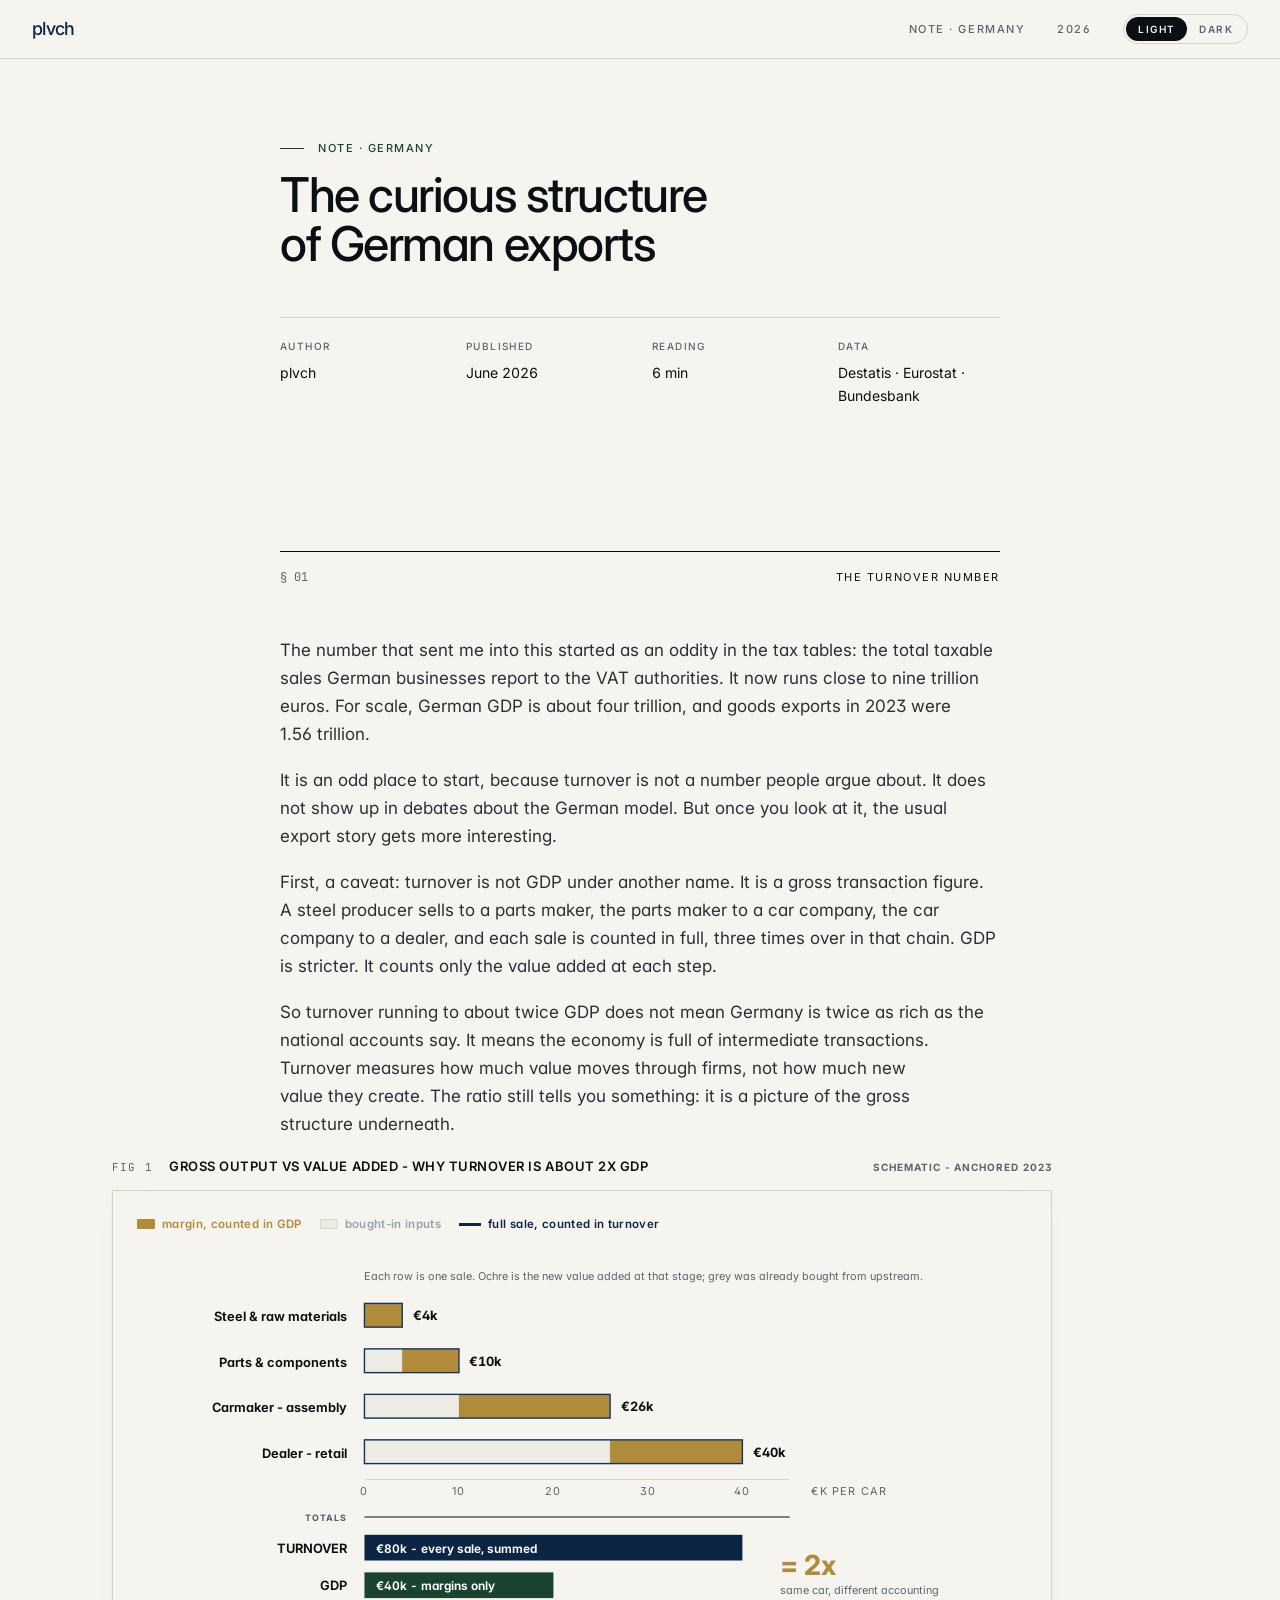
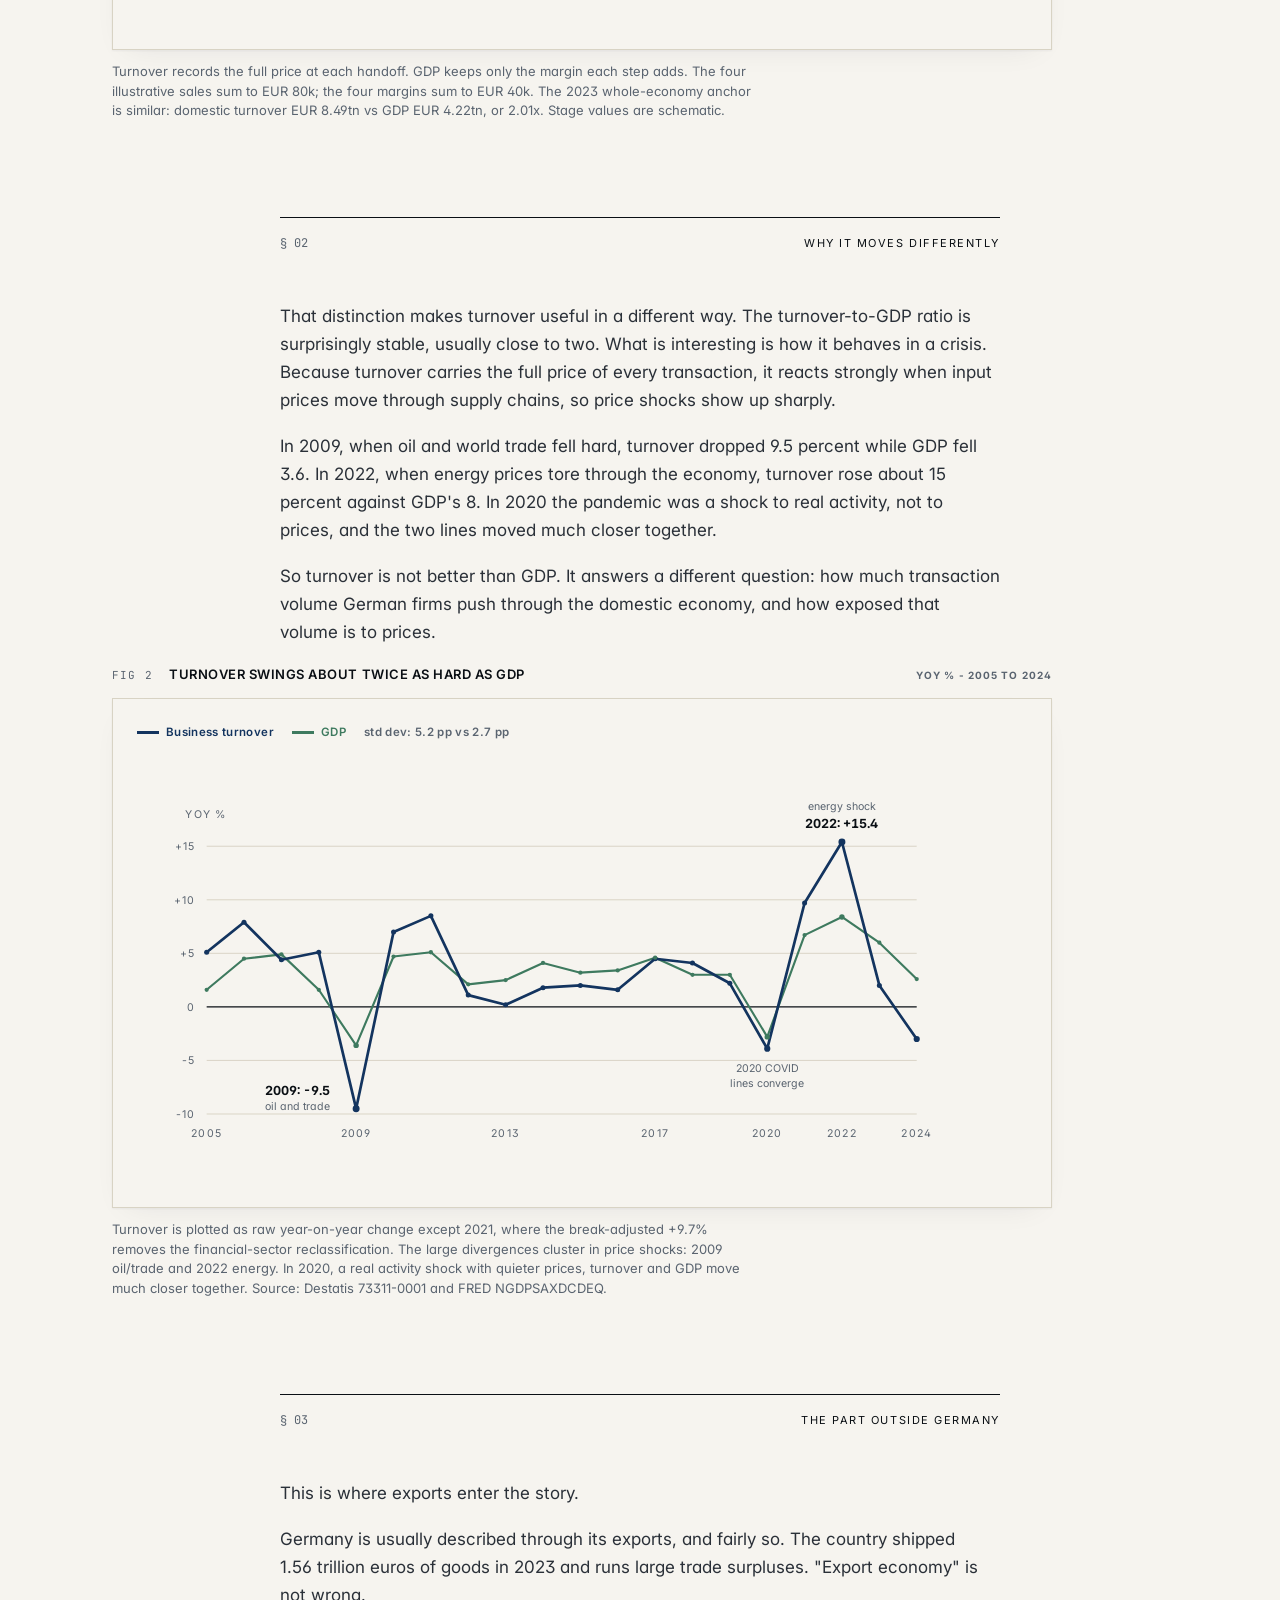
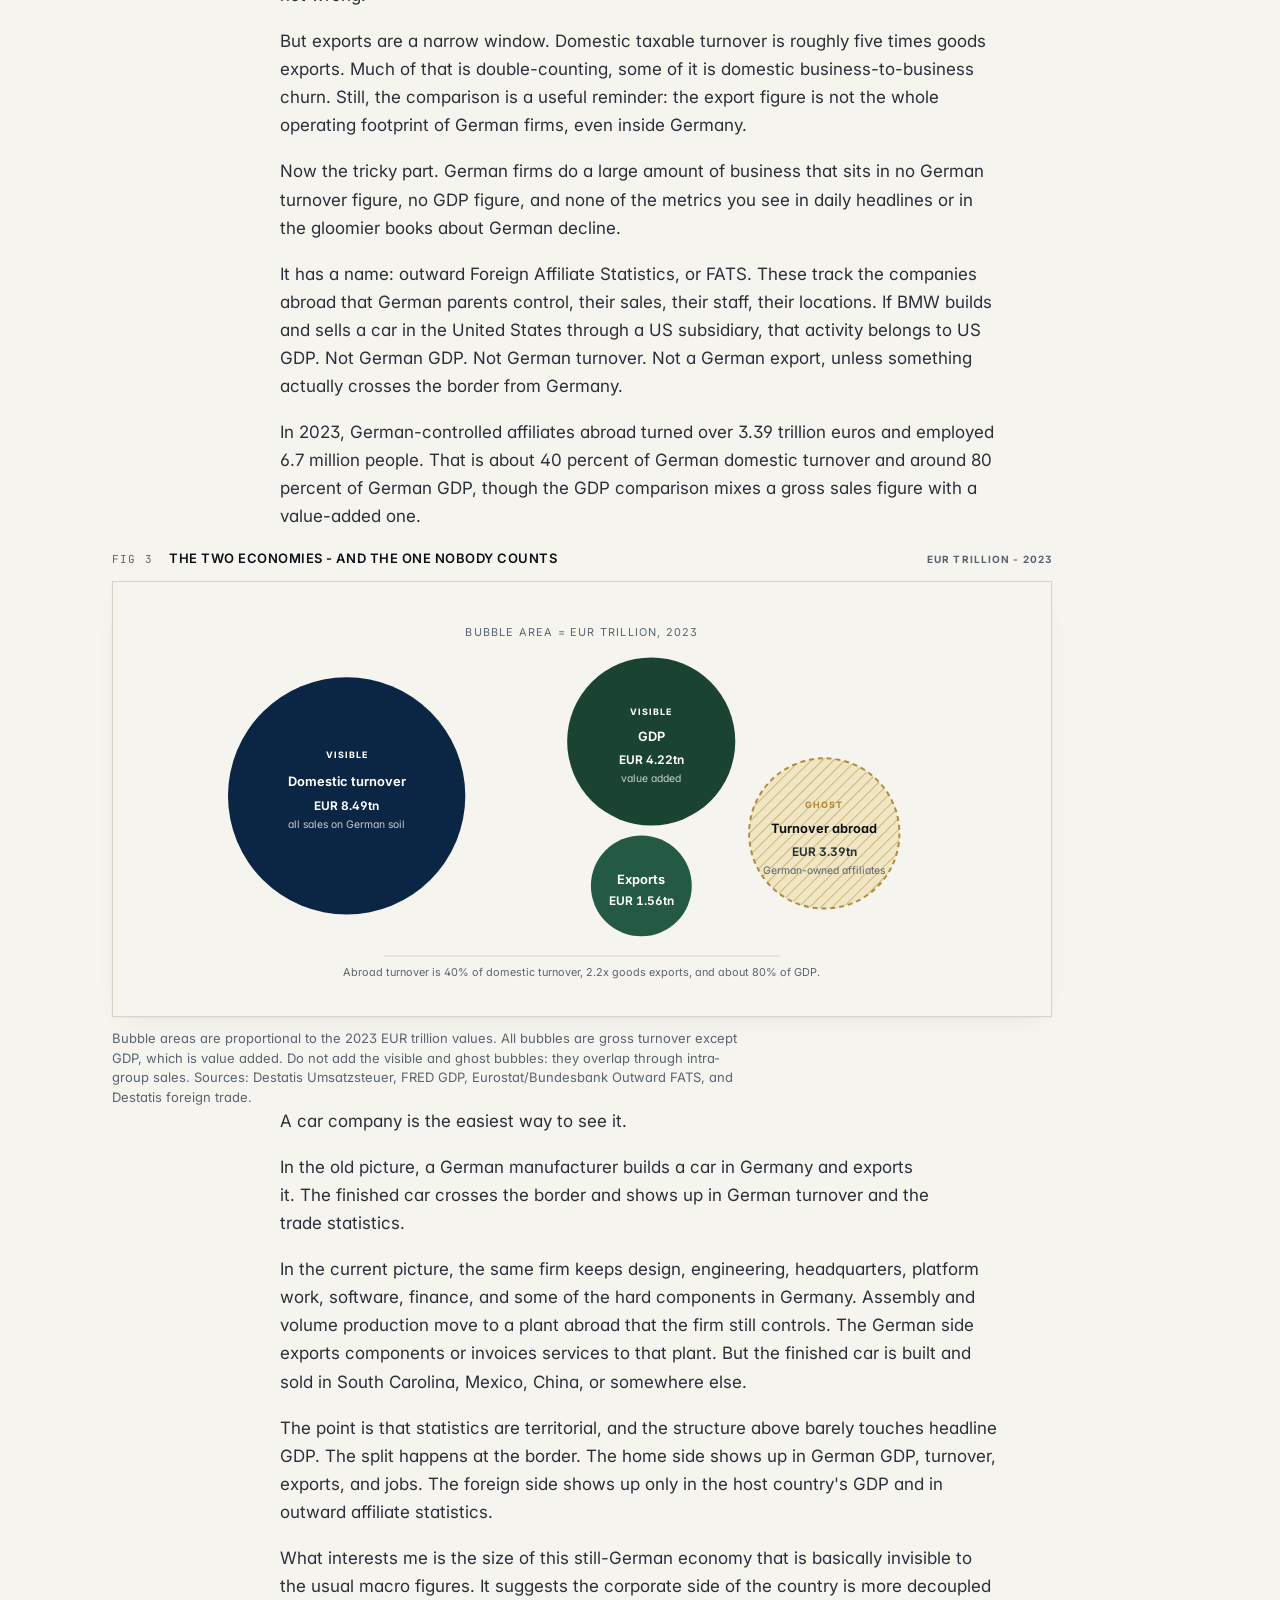
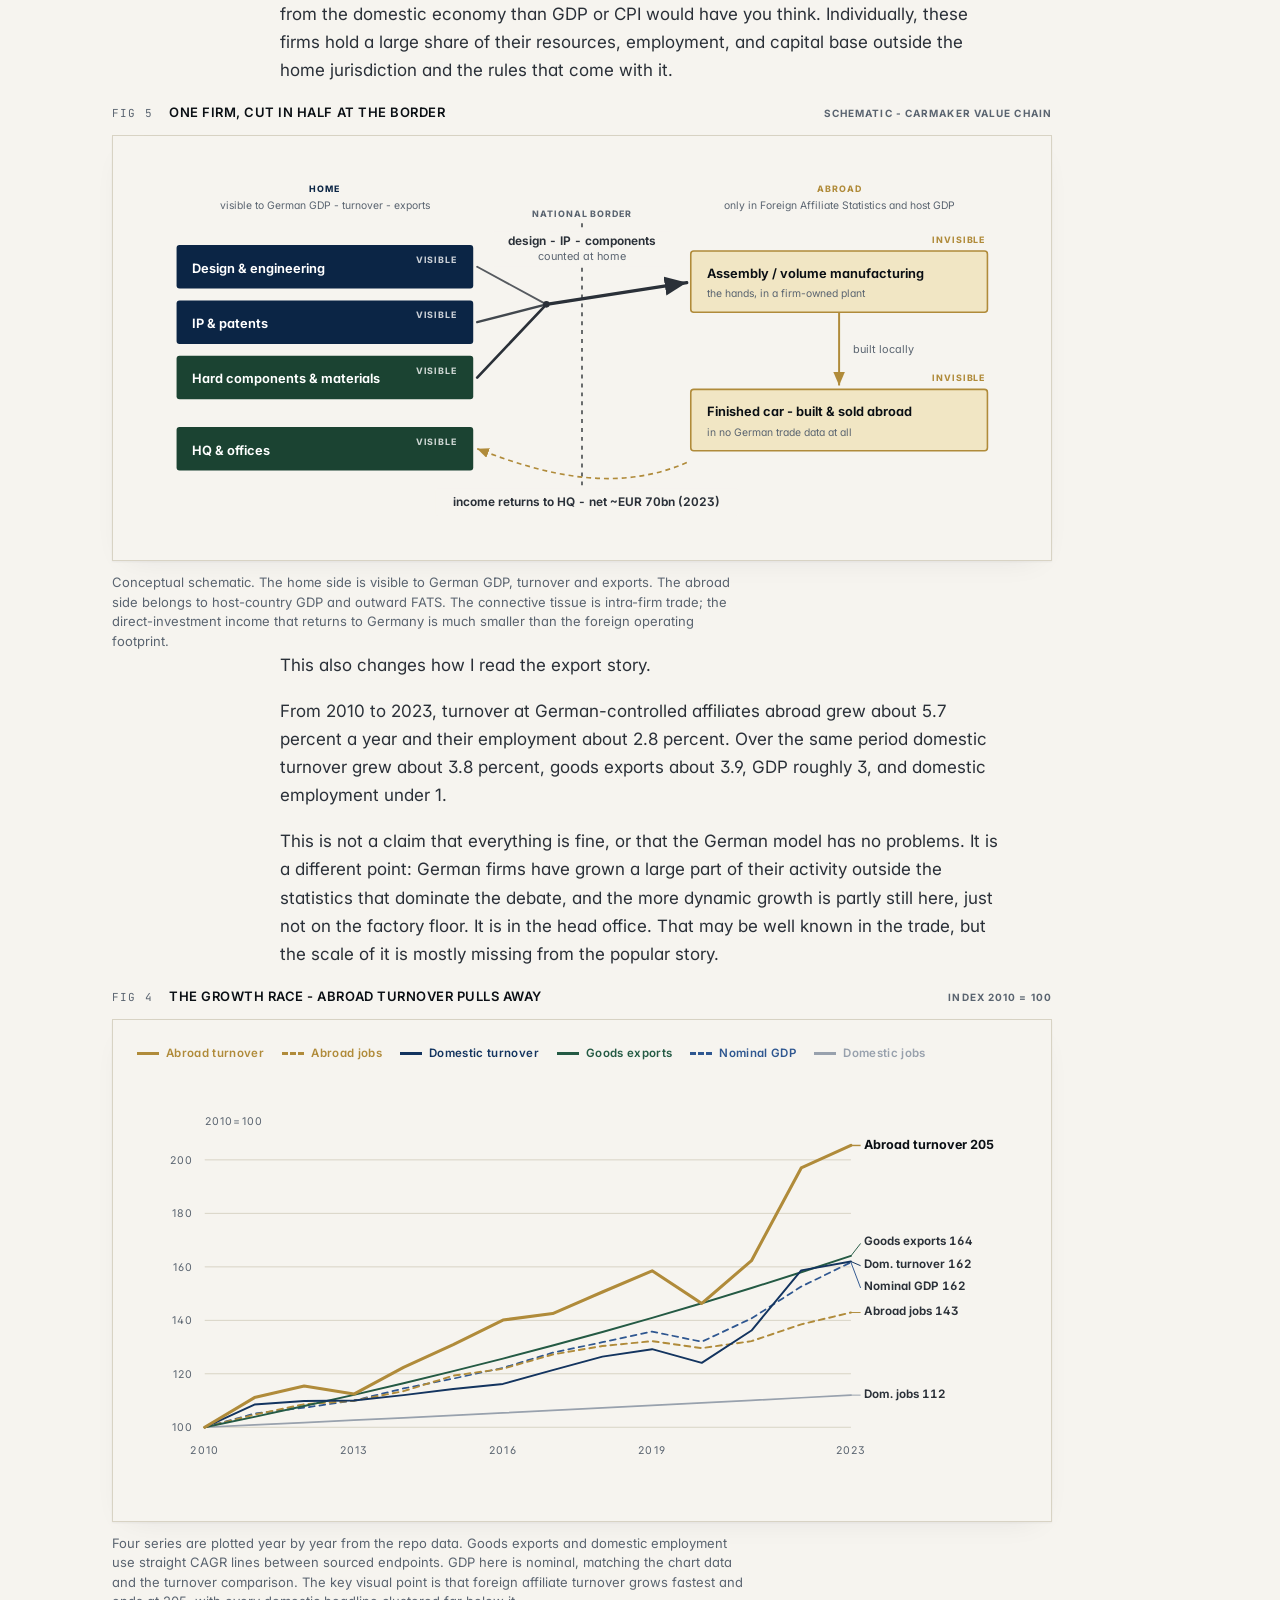
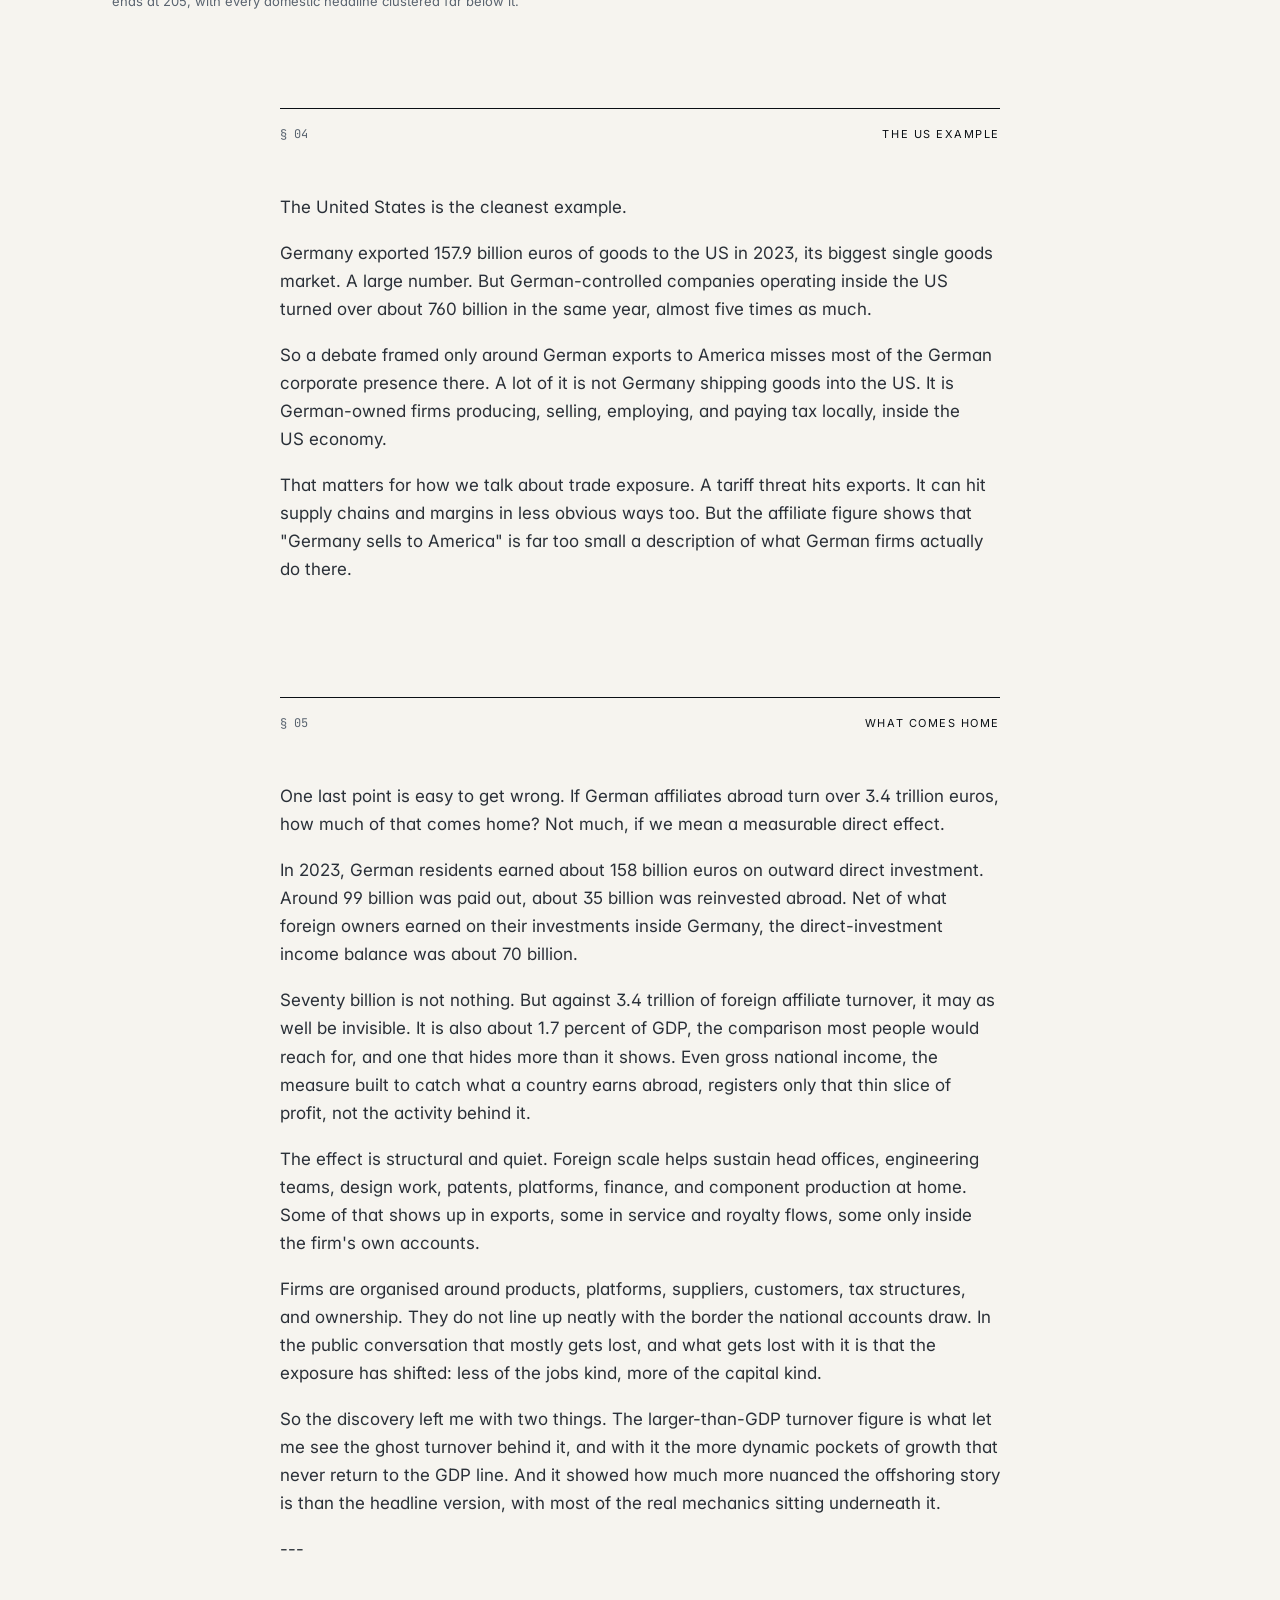
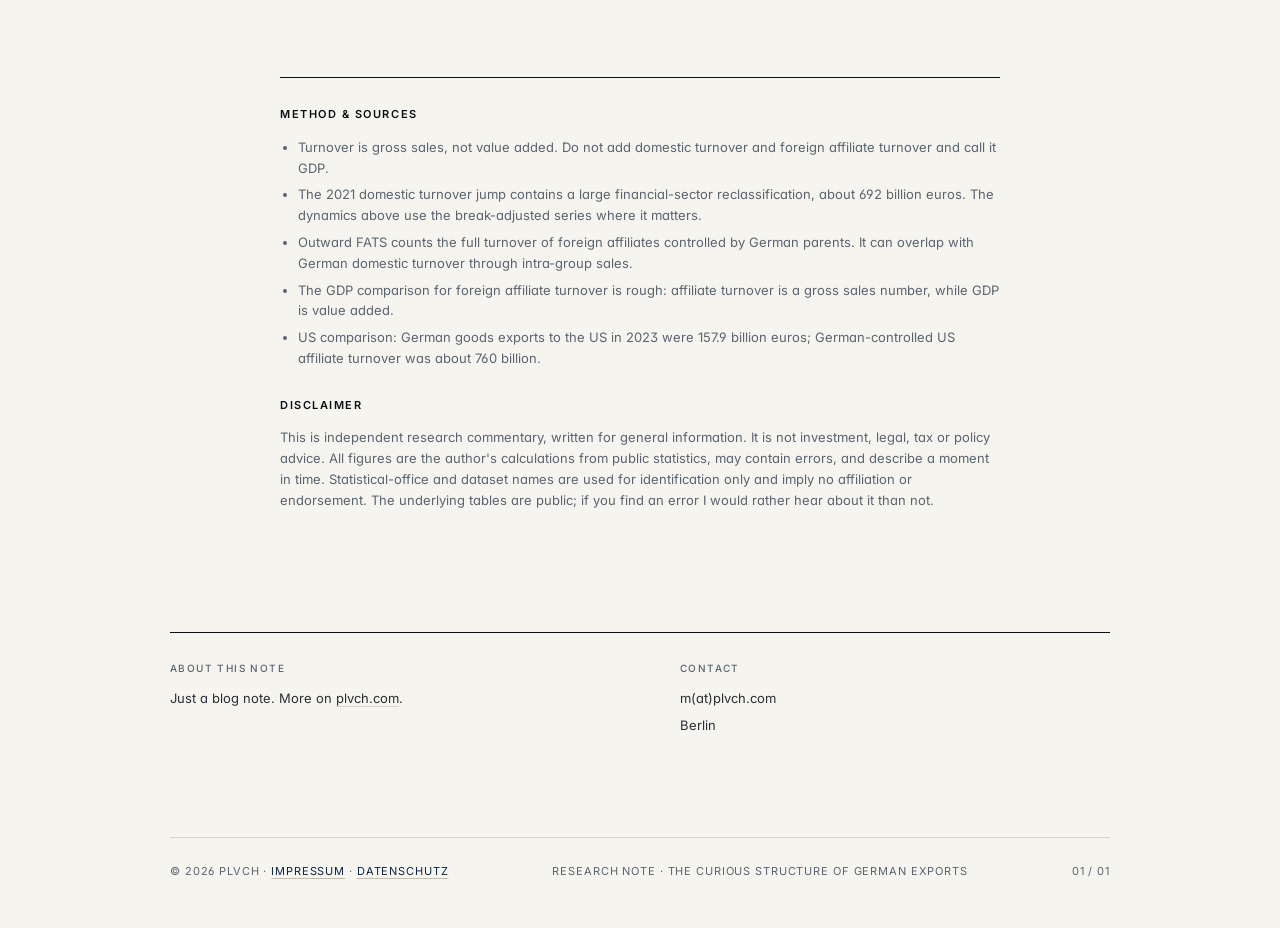
<file: index.html>
<!DOCTYPE html>
<html lang="en" data-theme="light">
<head>
<meta charset="UTF-8"/>
<meta name="viewport" content="width=device-width, initial-scale=1"/>
<title>The curious structure of German exports — plvch</title>
<meta name="description" content="German business turns over about EUR 9 trillion a year, roughly twice GDP. But the figure everyone watches, exports, misses an entire economy German firms run abroad: EUR 3.4tn of turnover, invisible to GDP."/>
<meta property="og:type" content="article"/>
<meta property="og:title" content="The curious structure of German exports"/>
<meta property="og:description" content="German business turns over about EUR 9 trillion a year, roughly twice GDP. But the figure everyone watches, exports, misses an entire economy German firms run abroad: EUR 3.4tn of turnover, invisible to GDP."/>
<meta property="og:url" content="https://plvch.com/turnover-vs-gdp/"/>
<meta property="og:image" content="https://plvch.com/turnover-vs-gdp/assets/thumb.png"/>
<meta property="og:image:width" content="1200"/>
<meta property="og:image:height" content="630"/>
<meta name="twitter:card" content="summary_large_image"/>
<link rel="stylesheet" href="assets/plvch-tokens.css"/>
<style>
  /* =========================================================
     The ETF Fee Paradox — long-form research note
     Built on plvch tokens. Light/dark themes via [data-theme].
     Same design language as Open Indexing (Vol. 01).
     ========================================================= */

  :root[data-theme="light"] {
    --oi-page-bg:        var(--plvch-paper);
    --oi-surface:        var(--plvch-paper);
    --oi-surface-2:      var(--plvch-bone);
    --oi-surface-sunk:   var(--plvch-paper-2);
    --oi-ink-1:          var(--plvch-ink-900);
    --oi-ink-2:          var(--plvch-ink-700);
    --oi-ink-3:          var(--plvch-ink-500);
    --oi-ink-4:          var(--plvch-ink-300);
    --oi-rule:           #d8d3c4;
    --oi-rule-strong:    var(--plvch-ink-900);
    --oi-brand:          var(--plvch-navy-800);
    --oi-brand-2:        var(--plvch-forest-800);
    --oi-accent:         var(--plvch-ochre);
    --oi-highlight:      #f1e6c4;
    --oi-chip-bg:        var(--plvch-paper-2);
    --oi-shadow-figure:  0 1px 2px rgba(6,26,53,0.05), 0 10px 30px -16px rgba(6,26,53,0.10);
  }

  :root[data-theme="dark"] {
    --oi-page-bg:        #08172e;
    --oi-surface:        #08172e;
    --oi-surface-2:      #0e2243;
    --oi-surface-sunk:   #0b1d39;
    --oi-ink-1:          #f1ede2;
    --oi-ink-2:          #c6ccd6;
    --oi-ink-3:          #8993a3;
    --oi-ink-4:          #5a6678;
    --oi-rule:           #1a3056;
    --oi-rule-strong:    #f1ede2;
    --oi-brand:          #d9e0ec;
    --oi-brand-2:        #6ea88a;
    --oi-accent:         #d4a857;
    --oi-highlight:      #2a2a14;
    --oi-chip-bg:        #0e2243;
    --oi-shadow-figure:  0 0 0 1px var(--oi-rule), 0 18px 40px -20px rgba(0,0,0,0.6);
  }

  * { box-sizing: border-box; }

  html[data-theme="light"], html[data-theme="light"] body { background: var(--plvch-paper) !important; }
  html[data-theme="dark"],  html[data-theme="dark"]  body { background: #08172e !important; }
  body {
    color: var(--oi-ink-1);
    transition: background var(--dur-base) var(--ease-out), color var(--dur-base) var(--ease-out);
    margin: 0;
    font-family: var(--font-text);
    font-size: 17px;
    line-height: 1.65;
    -webkit-font-smoothing: antialiased;
    font-feature-settings: "ss01", "cv11";
  }

  .wrap {
    --col: 720px;
    --col-w: 940px;
    --col-bleed: 1120px;
    width: 100%;
    margin: 0 auto;
    padding: 0 32px;
    max-width: var(--col-bleed);
  }
  .col      { max-width: var(--col); margin-inline: auto; }
  .col-wide { max-width: var(--col-w); margin-inline: auto; }

  /* ---------------- Masthead ---------------- */
  .masthead {
    position: sticky; top: 0; z-index: 50;
    background: var(--oi-page-bg);
    border-bottom: 1px solid var(--oi-rule);
    backdrop-filter: blur(8px);
  }
  .masthead-inner {
    display: flex; align-items: center; justify-content: space-between;
    padding: 14px 32px; max-width: var(--col-bleed); margin: 0 auto; gap: 24px;
  }
  .wordmark {
    font-family: var(--font-display); font-size: 18px; font-weight: 500;
    letter-spacing: -0.04em; color: var(--oi-brand); text-decoration: none;
  }
  .mh-meta {
    display: flex; gap: 32px; align-items: center;
    font-family: var(--font-display); font-size: 11px; font-weight: 500;
    letter-spacing: 0.14em; text-transform: uppercase; color: var(--oi-ink-3);
  }
  @media (max-width: 720px) { .mh-meta .hide-sm { display: none; } }

  .theme-toggle {
    display: inline-flex; border: 1px solid var(--oi-rule);
    border-radius: 999px; padding: 2px; background: var(--oi-surface);
  }
  .theme-toggle button {
    background: transparent; border: 0; cursor: pointer;
    font-family: var(--font-display); font-size: 10px; font-weight: 600;
    letter-spacing: 0.14em; text-transform: uppercase; color: var(--oi-ink-3);
    padding: 6px 12px; border-radius: 999px;
    transition: color var(--dur-fast) var(--ease-out), background var(--dur-fast) var(--ease-out);
  }
  .theme-toggle button.active { background: var(--oi-rule-strong); color: var(--oi-page-bg); }
  .theme-toggle button:hover:not(.active) { color: var(--oi-ink-1); }

  /* ---------------- Cover ---------------- */
  .cover { padding: 80px 0 48px; }
  .eyebrow {
    font-family: var(--font-display); font-size: 11px; font-weight: 500;
    letter-spacing: 0.14em; text-transform: uppercase; color: var(--oi-ink-3);
    display: flex; align-items: center; gap: 14px;
  }
  .eyebrow::before {
    content: ""; width: 24px; height: 1px; background: var(--oi-rule-strong); display: inline-block;
  }
  .eyebrow.brand { color: var(--oi-brand-2); }
  .eyebrow.brand::before { background: var(--oi-brand-2); }

  .cover h1 {
    font-family: var(--font-display);
    font-size: clamp(38px, 4.8vw, 48px);
    font-weight: 500; letter-spacing: -0.03em; line-height: 1.02;
    margin: 14px 0 0; color: var(--oi-ink-1); text-wrap: balance;
  }
  .cover .standfirst {
    font-family: var(--font-display); font-size: 19px; line-height: 1.45;
    font-weight: 400; color: var(--oi-ink-2); letter-spacing: -0.005em;
    margin: 20px 0 0; max-width: 660px; text-wrap: balance;
  }
  .cover .byline {
    display: grid; grid-template-columns: repeat(4, minmax(0,1fr)); gap: 24px;
    margin-top: 48px; padding-top: 20px; border-top: 1px solid var(--oi-rule);
    font-family: var(--font-display);
  }
  .cover .byline .k {
    font-size: 10px; font-weight: 500; letter-spacing: 0.14em;
    text-transform: uppercase; color: var(--oi-ink-3);
  }
  .cover .byline .v {
    margin-top: 6px; font-size: 14px; color: var(--oi-ink-1); font-feature-settings: "tnum";
  }
  @media (max-width: 720px) {
    .cover .byline { grid-template-columns: repeat(2, minmax(0,1fr)); gap: 18px; }
  }

  /* ---------------- Section anatomy ---------------- */
  section.essay { padding: 32px 0; }
  section.essay + section.essay { padding-top: 0; }

  .section-rule {
    display: grid; grid-template-columns: 1fr 1fr; align-items: baseline; gap: 24px;
    padding: 16px 0; border-top: 1px solid var(--oi-rule-strong); margin: 64px 0 32px;
  }
  .section-rule .n { font-family: var(--font-mono); font-size: 12px; color: var(--oi-ink-3); }
  .section-rule .t {
    font-family: var(--font-display); font-size: 11px; letter-spacing: 0.14em;
    text-transform: uppercase; color: var(--oi-ink-1); text-align: right;
  }

  h2.section-title {
    font-family: var(--font-display); font-size: 26px; line-height: 1.2;
    letter-spacing: -0.015em; font-weight: 500; margin: 0 0 24px;
    color: var(--oi-ink-1); text-wrap: balance;
  }
  h3.sub-title {
    font-family: var(--font-display); font-size: 18px; line-height: 1.35;
    letter-spacing: -0.005em; font-weight: 600; margin: 36px 0 14px; color: var(--oi-ink-1);
  }

  /* ---------------- Prose ---------------- */
  .prose p { margin: 0 0 18px; color: var(--oi-ink-2); text-wrap: pretty; }
  .prose p strong { color: var(--oi-ink-1); font-weight: 600; }
  .prose a {
    color: var(--oi-ink-1); text-decoration: underline;
    text-decoration-color: var(--oi-rule); text-decoration-thickness: 1px; text-underline-offset: 3px;
  }
  .prose a:hover { text-decoration-color: currentColor; color: var(--oi-brand-2); }
  .prose.lead p:first-of-type::first-letter {
    font-family: var(--font-display); font-weight: 500; float: left;
    font-size: 3em; line-height: 0.95; margin: 0.06em 0.1em 0 -0.02em;
    color: var(--oi-ink-1); letter-spacing: -0.02em;
  }
  .num, .stat, .table-num { font-variant-numeric: tabular-nums; font-feature-settings: "tnum"; }

  /* ---------------- Big number callouts ---------------- */
  .stat-row {
    display: grid; grid-template-columns: repeat(4, minmax(0,1fr));
    grid-template-rows: auto auto 1fr; gap: 0; margin: 40px auto;
    border-top: 1px solid var(--oi-rule-strong); border-bottom: 1px solid var(--oi-rule);
  }
  .stat-row .stat {
    display: grid; grid-template-rows: subgrid; grid-row: span 3;
    padding: 24px 20px 28px; border-right: 1px solid var(--oi-rule);
  }
  .stat-row .stat:last-child { border-right: 0; }
  .stat .stat-k {
    font-family: var(--font-display); font-size: 10px; font-weight: 500;
    letter-spacing: 0.14em; text-transform: uppercase; color: var(--oi-ink-3);
  }
  .stat .stat-v {
    font-family: var(--font-display); font-size: 26px; font-weight: 500;
    letter-spacing: -0.015em; line-height: 1.05; margin: 6px 0 6px;
    color: var(--oi-ink-1); font-variant-numeric: tabular-nums;
  }
  .stat .stat-v.accent { color: var(--oi-brand-2); }
  .stat .stat-c { font-size: 12px; line-height: 1.45; color: var(--oi-ink-3); }
  @media (max-width: 720px) {
    .stat-row { grid-template-columns: repeat(2, minmax(0,1fr)); }
    .stat-row .stat:nth-child(2) { border-right: 0; }
    .stat-row .stat:nth-child(-n+2) { border-bottom: 1px solid var(--oi-rule); }
  }

  /* ---------------- Figure (charts) ---------------- */
  figure.fig { margin: 40px auto; max-width: var(--col-w); }
  figure.fig .fig-head {
    display: grid; grid-template-columns: auto 1fr auto; gap: 16px; align-items: baseline;
    padding: 0 0 12px; border-bottom: 1px solid var(--oi-rule); margin-bottom: 0;
  }
  figure.fig .fig-num { font-family: var(--font-mono); font-size: 11px; color: var(--oi-ink-3); }
  figure.fig .fig-title {
    font-family: var(--font-display); font-size: 13px; font-weight: 600;
    letter-spacing: 0.04em; text-transform: uppercase; color: var(--oi-ink-1);
  }
  figure.fig .fig-source {
    font-family: var(--font-display); font-size: 10px; font-weight: 500;
    letter-spacing: 0.12em; text-transform: uppercase; color: var(--oi-ink-3);
  }
  figure.fig .fig-body {
    background: var(--oi-surface); border: 1px solid var(--oi-rule); border-top: 0;
    padding: 24px; box-shadow: var(--oi-shadow-figure);
  }
  figure.fig figcaption {
    margin-top: 12px; font-size: 13px; color: var(--oi-ink-3); line-height: 1.5; max-width: 640px;
  }

  /* Legend chips, shared across figures */
  .legend {
    display: flex; flex-wrap: wrap; gap: 18px; margin: 0 0 18px;
    font-family: var(--font-display); font-size: 11.5px; font-weight: 500;
    letter-spacing: 0.03em; color: var(--oi-ink-3);
  }
  .legend .li { display: inline-flex; align-items: center; gap: 7px; }
  .legend .sw { width: 14px; height: 9px; display: inline-block; }
  .legend .sw.line { height: 2px; }

  /* ---------------- Fig 01: bucket grouped bars ---------------- */
  .bk-chart { font-family: var(--font-display); font-variant-numeric: tabular-nums; }
  .bk-plot { position: relative; height: 300px; padding: 26px 8px 40px 44px; }
  .bk-grid { position: absolute; inset: 26px 8px 40px 44px; pointer-events: none; }
  .bk-gline { position: absolute; left: 0; right: 0; height: 1px; background: var(--oi-rule); }
  .bk-glabel {
    position: absolute; left: -44px; transform: translateY(50%);
    width: 36px; text-align: right; font-size: 10.5px; color: var(--oi-ink-3); line-height: 1;
  }
  .bk-groups {
    position: relative; height: 100%;
    display: grid; grid-template-columns: repeat(5, 1fr); gap: 26px; align-items: end;
  }
  .bk-group { position: relative; height: 100%; display: flex; align-items: flex-end; gap: 5px; }
  .bk-bar { position: relative; flex: 1; height: var(--h); }
  .bk-bar.count { background: var(--oi-ink-4); }
  .bk-bar.aum   { background: var(--oi-brand); }
  .bk-bar.rev   { background: var(--oi-brand-2); }
  .bk-bar .v {
    position: absolute; bottom: 100%; left: 50%; transform: translateX(-50%);
    margin-bottom: 5px; font-size: 10.5px; font-weight: 600;
    color: var(--oi-ink-2); white-space: nowrap;
  }
  .bk-group .x {
    position: absolute; top: 100%; left: 50%; transform: translateX(-50%);
    margin-top: 10px; font-size: 11px; color: var(--oi-ink-3); white-space: nowrap;
  }
  @media (max-width: 600px) {
    .bk-plot { height: 240px; padding-left: 36px; }
    .bk-grid { inset-inline-start: 36px; }
    .bk-glabel { left: -36px; }
    .bk-groups { gap: 10px; }
    .bk-bar .v { font-size: 8.5px; }
    .bk-group .x { font-size: 9px; }
  }

  /* ---------------- SVG line charts (Figs 02, 04) ---------------- */
  .lc-svg { display: block; width: 100%; height: auto; }
  .lc-svg .grid   { stroke: var(--oi-rule); stroke-width: 1; }
  .lc-svg .axis   { fill: var(--oi-ink-3); font-family: var(--font-display); font-size: 11px; }
  .lc-svg .lbl    { font-family: var(--font-display); font-size: 12px; font-weight: 600; }
  .lc-svg .lbl-sub { font-family: var(--font-display); font-size: 10.5px; font-weight: 400; }
  .lc-svg .l-med  { stroke: var(--oi-brand);  fill: none; stroke-width: 2.25; stroke-linejoin: round; }
  .lc-svg .l-ew   { stroke: var(--oi-brand);  fill: none; stroke-width: 1.25; stroke-dasharray: 3 4; opacity: .55; }
  .lc-svg .l-aw   { stroke: var(--oi-brand-2); fill: none; stroke-width: 2.25; stroke-linejoin: round; }
  .lc-svg .l-act  { stroke: var(--oi-accent); fill: none; stroke-width: 1.75; stroke-linejoin: round; }
  .lc-svg .l-pas  { stroke: var(--oi-brand-2); fill: none; stroke-width: 1.75; stroke-linejoin: round; }
  .lc-svg .t-med  { fill: var(--oi-brand); }
  .lc-svg .t-aw   { fill: var(--oi-brand-2); }
  .lc-svg .t-act  { fill: var(--oi-accent); }
  .lc-svg .t-pas  { fill: var(--oi-brand-2); }
  .lc-svg .dot-med { fill: var(--oi-brand); }
  .lc-svg .dot-aw  { fill: var(--oi-brand-2); }
  .lc-svg .gap-brace { stroke: var(--oi-ink-3); stroke-width: 1; fill: none; }
  .lc-svg .gap-note  { fill: var(--oi-ink-3); font-family: var(--font-display); font-size: 11px; }

  /* ---------------- Fig 03: launch stacked bars ---------------- */
  .lm-chart { font-family: var(--font-display); font-variant-numeric: tabular-nums; }
  .lm-plot { position: relative; height: 300px; padding: 30px 8px 56px 44px; }
  .lm-grid { position: absolute; inset: 30px 8px 56px 44px; pointer-events: none; }
  .lm-gline { position: absolute; left: 0; right: 0; height: 1px; background: var(--oi-rule); }
  .lm-glabel {
    position: absolute; left: -44px; transform: translateY(50%);
    width: 36px; text-align: right; font-size: 10.5px; color: var(--oi-ink-3); line-height: 1;
  }
  .lm-bars {
    position: relative; height: 100%;
    display: grid; grid-template-columns: repeat(6, 1fr); gap: 22px; align-items: end;
  }
  .lm-bar { position: relative; height: var(--h); display: flex; flex-direction: column; }
  .lm-bar .seg-act { background: var(--oi-accent); height: var(--act); }
  .lm-bar .seg-pas { background: var(--oi-brand); flex: 1; }
  .lm-bar .v {
    position: absolute; bottom: 100%; left: 50%; transform: translateX(-50%);
    margin-bottom: 6px; font-size: 11px; font-weight: 600; color: var(--oi-ink-1); white-space: nowrap;
  }
  .lm-bar .x {
    position: absolute; top: 100%; left: 50%; transform: translateX(-50%);
    margin-top: 8px; font-size: 11px; color: var(--oi-ink-3); line-height: 1.4;
    text-align: center; white-space: nowrap;
  }
  .lm-bar .x .share { display: block; font-weight: 600; color: var(--oi-accent); }
  @media (max-width: 600px) {
    .lm-plot { height: 250px; padding-left: 36px; }
    .lm-grid { inset-inline-start: 36px; }
    .lm-glabel { left: -36px; }
    .lm-bars { gap: 8px; }
    .lm-bar .v { font-size: 9.5px; }
    .lm-bar .x { font-size: 9px; }
  }

  /* ---------------- Fig 06: sponsor arrows (book -> launch) ---------------- */
  .db { font-family: var(--font-display); font-variant-numeric: tabular-nums; }
  .db-row {
    display: grid; grid-template-columns: 150px 1fr 54px; gap: 18px; align-items: center;
    padding: 12px 0; border-bottom: 1px solid var(--oi-rule);
  }
  .db-name { font-size: 13px; font-weight: 600; color: var(--oi-ink-1); letter-spacing: -0.005em; }
  .db-name small { display: block; font-size: 10.5px; font-weight: 400; color: var(--oi-ink-3); letter-spacing: 0.02em; }
  .db-track { position: relative; height: 32px; --dir: var(--oi-brand-2); }
  .db-track.down { --dir: var(--oi-ink-3); }
  .db-track::before {
    content: ""; position: absolute; left: 0; right: 0; top: 50%;
    height: 1px; background: var(--oi-rule);
  }
  .db-link {
    position: absolute; top: 50%; height: 2.5px; transform: translateY(-50%);
    background: var(--dir);
  }
  .db-track:not(.down) .db-link { left: var(--a); width: calc(var(--b) - var(--a) - 0.6%); }
  .db-track.down       .db-link { left: calc(var(--b) + 0.6%); width: calc(var(--a) - var(--b) - 0.6%); }
  .db-arrow {
    position: absolute; top: 50%; left: var(--b);
    width: 0; height: 0; border: 5.5px solid transparent;
  }
  .db-track:not(.down) .db-arrow { border-left: 8px solid var(--dir); transform: translate(-2px, -50%); }
  .db-track.down       .db-arrow { border-right: 8px solid var(--dir); transform: translate(-7px, -50%); }
  .db-dot {
    position: absolute; top: 50%; left: var(--a); width: 10px; height: 10px;
    border-radius: 50%; transform: translate(-50%, -50%); background: var(--oi-brand);
  }
  .db-val {
    position: absolute; top: 50%; transform: translate(-50%, -200%);
    font-size: 10.5px; font-weight: 600; white-space: nowrap;
  }
  .db-val.book   { left: var(--a); color: var(--oi-brand); }
  .db-val.launch { left: var(--b); color: var(--dir); }
  .db-val.below  { transform: translate(-50%, 100%); }
  .db-mult {
    font-family: var(--font-mono); font-size: 12px; text-align: right;
    color: var(--oi-brand-2); font-weight: 500;
  }
  .db-mult.down { color: var(--oi-ink-3); }
  .db-row.mkt {
    border-bottom: 0; border-top: 1px solid var(--oi-rule-strong);
    background: var(--oi-highlight); margin-top: 6px; padding: 14px 8px;
  }
  .db-row.mkt .db-name, .db-row.mkt .db-mult { font-weight: 700; }
  .db-row.mkt .db-track::before { background: color-mix(in oklab, var(--oi-ink-4) 40%, transparent); }
  .db-note {
    position: absolute; top: 50%; transform: translateY(-200%);
    font-size: 10px; font-weight: 500; letter-spacing: 0.06em; text-transform: uppercase;
    color: var(--oi-ink-3); white-space: nowrap;
  }
  .db-axis {
    display: grid; grid-template-columns: 150px 1fr 54px; gap: 18px; margin-top: 8px;
  }
  .db-axis .scale {
    position: relative; height: 16px;
    font-size: 10px; color: var(--oi-ink-3);
  }
  .db-axis .scale span { position: absolute; transform: translateX(-50%); }
  @media (max-width: 600px) {
    .db-row, .db-axis { grid-template-columns: 86px 1fr 36px; gap: 10px; }
    .db-name { font-size: 11px; }
    .db-name small { display: none; }
    .db-val { font-size: 9px; }
    .db-mult { font-size: 10px; }
    .db-note { display: none; }
  }

  /* ---------------- Fig 06: sponsor table ---------------- */
  table.spon {
    width: 100%; border-collapse: collapse;
    font-family: var(--font-display); font-size: 13.5px; font-variant-numeric: tabular-nums;
  }
  table.spon th {
    font-size: 10px; font-weight: 600; letter-spacing: 0.12em; text-transform: uppercase;
    color: var(--oi-ink-3); text-align: right; padding: 0 12px 10px;
    border-bottom: 1px solid var(--oi-rule-strong); white-space: nowrap;
  }
  table.spon th:first-child { text-align: left; padding-left: 0; }
  table.spon td {
    padding: 9px 12px; text-align: right; color: var(--oi-ink-2);
    border-bottom: 1px solid var(--oi-rule); white-space: nowrap;
  }
  table.spon td:first-child { text-align: left; padding-left: 0; font-weight: 600; color: var(--oi-ink-1); }
  table.spon td.hi { color: var(--oi-brand-2); font-weight: 600; }
  table.spon tr.mkt td {
    border-top: 1px solid var(--oi-rule-strong); border-bottom: 0;
    background: var(--oi-highlight); font-weight: 600; color: var(--oi-ink-1);
  }
  table.spon tr.mkt td:first-child { padding-left: 8px; }
  table.spon tr.mkt td:last-child { padding-right: 8px; }
  .tbl-scroll { overflow-x: auto; }
  @media (max-width: 600px) {
    table.spon { font-size: 11.5px; }
    table.spon td, table.spon th { padding: 7px 8px; }
  }

  /* ---------------- Takeaways ---------------- */
  .takeaways { margin: 8px 0 40px; }
  .takeaways .tk {
    padding: 24px 0; border-top: 1px solid var(--oi-rule);
    display: grid; grid-template-columns: 44px 1fr; gap: 18px; align-items: baseline;
  }
  .takeaways .tk:first-of-type { border-top: 0; padding-top: 8px; }
  .takeaways .tk .n { font-family: var(--font-mono); font-size: 13px; color: var(--oi-brand-2); }
  .takeaways .tk h3 {
    font-family: var(--font-display); font-size: 17px; font-weight: 600;
    letter-spacing: -0.005em; margin: 0 0 8px; color: var(--oi-ink-1);
  }
  .takeaways .tk p { margin: 0; font-size: 15.5px; color: var(--oi-ink-2); }

  /* ---------------- Methods ---------------- */
  .methods {
    margin: 64px auto 0; padding: 28px 0 8px;
    border-top: 1px solid var(--oi-rule-strong);
  }
  .methods h4 {
    font-family: var(--font-display); font-size: 11px; font-weight: 600;
    letter-spacing: 0.14em; text-transform: uppercase; color: var(--oi-ink-1); margin: 0 0 14px;
  }
  .methods p, .methods li { font-size: 13px; line-height: 1.6; color: var(--oi-ink-3); }
  .methods p { margin: 0 0 10px; }
  .methods ul { margin: 0; padding-left: 18px; }
  .methods li { margin-bottom: 6px; }

  /* ---------------- About & contact ---------------- */
  .end-matter {
    margin-top: 72px; padding: 28px 0 32px;
    border-top: 1px solid var(--oi-rule-strong);
    display: grid; grid-template-columns: repeat(2, minmax(0, 1fr)); gap: 80px;
  }
  .end-matter h4 {
    font-family: var(--font-display); font-size: 10px; font-weight: 500;
    letter-spacing: 0.14em; text-transform: uppercase; color: var(--oi-ink-3);
    margin: 0 0 12px;
  }
  .end-matter p {
    margin: 0 0 6px; font-size: 13px; line-height: 1.55; color: var(--oi-ink-2);
  }
  .end-matter a {
    color: inherit; text-decoration: underline; text-decoration-color: var(--oi-rule);
    text-decoration-thickness: 1px; text-underline-offset: 3px;
  }
  .end-matter a:hover { text-decoration-color: currentColor; color: var(--oi-brand-2); }
  @media (max-width: 600px) {
    .end-matter { grid-template-columns: 1fr; gap: 28px; }
  }

  /* ---------------- Footer ---------------- */
  footer.essay-foot {
    margin-top: 64px; padding: 24px 0 48px;
    border-top: 1px solid var(--oi-rule);
    display: flex; justify-content: space-between; gap: 24px; flex-wrap: wrap;
    font-family: var(--font-display); font-size: 11px; letter-spacing: 0.08em;
    text-transform: uppercase; color: var(--oi-ink-3);
  }

  ::selection { background: var(--oi-brand-2); color: var(--oi-page-bg); }
  @media print { .masthead, .theme-toggle, footer.essay-foot { display: none; } }

/* ---- codex figures, scoped under .gx (light-only; dark = TODO) ---- */
.gx *{box-sizing: border-box;}
.gx body, .gx body{margin: 0;
  background: var(--oi-surface);
  color: var(--oi-ink-1);
  font-family: Inter, ui-sans-serif, system-ui, -apple-system, BlinkMacSystemFont, "Segoe UI", sans-serif;
  -webkit-font-smoothing: antialiased;}
.gx body{padding: 36px 24px 72px;}
.gx .page{max-width: 980px;
  margin: 0 auto;}
.gx .page-head{border-bottom: 1px solid var(--oi-rule-strong);
  margin-bottom: 28px;
  padding-bottom: 16px;}
.gx .eyebrow, .gx .source, .gx .tag, .gx .axis, .gx .fig-num{letter-spacing: 0.11em;
  text-transform: uppercase;}
.gx .eyebrow{color: var(--oi-brand-2);
  font-size: 11px;
  font-weight: 700;}
.gx h1{margin: 6px 0 0;
  font-size: clamp(24px, 4vw, 34px);
  line-height: 1.12;
  font-weight: 650;}
.gx .link-list{display: grid;
  gap: 10px;
  margin-top: 28px;
  padding: 0;
  list-style: none;}
.gx .link-list a{display: block;
  border: 1px solid var(--oi-rule);
  background: var(--oi-surface-2);
  color: var(--oi-ink-1);
  padding: 14px 16px;
  text-decoration: none;}
.gx .fig{margin: 0;}
.gx .fig-head{display: grid;
  grid-template-columns: auto 1fr auto;
  gap: 16px;
  align-items: baseline;
  border-bottom: 1px solid var(--oi-rule);
  padding-bottom: 12px;}
.gx .fig-num{color: var(--oi-ink-3);
  font-family: ui-monospace, SFMono-Regular, Menlo, Consolas, monospace;
  font-size: 11px;}
.gx .fig-title{color: var(--oi-ink-1);
  font-size: 13px;
  font-weight: 700;
  letter-spacing: 0.04em;
  text-transform: uppercase;}
.gx .source{color: var(--oi-ink-3);
  font-size: 10px;
  font-weight: 700;
  text-align: right;}
.gx .fig-body{border: 1px solid var(--oi-rule);
  border-top: 0;
  background: var(--oi-surface);
  padding: 24px;
  box-shadow: 0 1px 2px rgba(6, 26, 53, 0.05), 0 10px 30px -16px rgba(6, 26, 53, 0.1);}
.gx figcaption{max-width: 760px;
  margin-top: 12px;
  color: var(--oi-ink-3);
  font-size: 13px;
  line-height: 1.48;}
.gx .legend{display: flex;
  flex-wrap: wrap;
  gap: 14px 18px;
  margin: 0 0 16px;
  color: var(--oi-ink-3);
  font-size: 11.5px;
  font-weight: 600;}
.gx .legend span{display: inline-flex;
  align-items: center;
  gap: 7px;}
.gx .swatch{width: 18px;
  height: 10px;
  display: inline-block;
  border-radius: 1px;
  background: currentColor;}
.gx .line-swatch{width: 22px;
  height: 0;
  border-top: 3px solid currentColor;}
.gx .dash-swatch{width: 22px;
  height: 0;
  border-top: 3px dashed currentColor;}
.gx .chart{display: block;
  width: 100%;
  height: auto;}
.gx .chart .grid{stroke: var(--oi-rule);
  stroke-width: 1;}
.gx .chart .axis-line{stroke: var(--oi-rule-strong);
  stroke-width: 1.1;}
.gx .chart .axis{fill: var(--oi-ink-3);
  font-size: 11px;}
.gx .chart .label{fill: var(--oi-ink-1);
  font-size: 13px;
  font-weight: 650;}
.gx .chart .sub{fill: var(--oi-ink-3);
  font-size: 10.5px;}
.gx .chart .value{fill: var(--oi-ink-1);
  font-size: 13px;
  font-weight: 700;
  font-variant-numeric: tabular-nums;}
.gx .chart .small-value{fill: var(--oi-ink-2);
  font-size: 12px;
  font-weight: 650;
  font-variant-numeric: tabular-nums;}
.gx .chart .note{fill: var(--oi-ink-3);
  font-size: 11px;}
.gx .chart .tag{font-size: 9px;
  font-weight: 750;}
.gx .chart .white{fill: #fff;}
.gx .chart .navy{fill: var(--oi-brand);}
.gx .chart .forest{fill: var(--oi-brand-2);}
.gx .chart .ochre{fill: var(--oi-accent);}
.gx .chart .hatch{fill: url(#hatch);}
.gx .chart .turn-line{fill: none;
  stroke: var(--oi-brand-soft);
  stroke-width: 2.8;
  stroke-linejoin: round;
  stroke-linecap: round;}
.gx .chart .gdp-line{fill: none;
  stroke: var(--oi-brand-2-line);
  stroke-width: 2.2;
  stroke-linejoin: round;
  stroke-linecap: round;}
.gx .chart .abt-line{fill: none;
  stroke: var(--oi-accent);
  stroke-width: 3.2;
  stroke-linejoin: round;
  stroke-linecap: round;}
.gx .chart .abe-line{fill: none;
  stroke: var(--oi-accent);
  stroke-width: 2;
  stroke-dasharray: 6 5;
  stroke-linejoin: round;
  stroke-linecap: round;}
.gx .chart .dom-line{fill: none;
  stroke: var(--oi-brand-soft);
  stroke-width: 2;
  stroke-linejoin: round;
  stroke-linecap: round;}
.gx .chart .exp-line{fill: none;
  stroke: var(--oi-brand-2-soft);
  stroke-width: 2;
  stroke-linejoin: round;
  stroke-linecap: round;}
.gx .chart .gdp-index-line{fill: none;
  stroke: var(--oi-brand-line);
  stroke-width: 1.8;
  stroke-dasharray: 6 5;
  stroke-linejoin: round;
  stroke-linecap: round;}
.gx .chart .jobs-line{fill: none;
  stroke: var(--oi-ink-4);
  stroke-width: 1.8;
  stroke-linejoin: round;
  stroke-linecap: round;}
@media (max-width: 680px){.gx body{padding: 24px 12px 48px;}
.gx .fig-head{grid-template-columns: 1fr;
    gap: 4px;}
.gx .source{text-align: left;}
.gx .fig-body{padding: 14px;}}
.gx{margin:0}
.gx .fig-body{overflow-x:auto}
.gx{--oi-brand-soft:#13345f;--oi-brand-line:#2f5790;--oi-brand-2-soft:#245a44;--oi-brand-2-line:#3e7a5f}
[data-theme="dark"] .gx{--oi-brand-soft:#86a3cf;--oi-brand-line:#a6bce0;--oi-brand-2-soft:#7fb79e;--oi-brand-2-line:#94c3ac}
[data-theme="dark"] .gx .white{fill:var(--oi-page-bg)}
[data-theme="dark"] .gx .fig-body{box-shadow:var(--oi-shadow-figure)}
</style>
</head>
<body>
<header class="masthead"><div class="masthead-inner">
  <a class="wordmark" href="https://plvch.com">plvch</a>
  <div class="mh-meta">
    <span class="hide-sm">Note · Germany</span><span>2026</span>
    <span class="theme-toggle">
      <button data-theme-btn="light" class="active" aria-pressed="true">Light</button>
      <button data-theme-btn="dark" aria-pressed="false">Dark</button>
    </span>
  </div>
</div></header>
<main class="wrap">
<section class="cover col">
  <div class="eyebrow brand">Note · Germany</div>
  <h1>The curious structure of German exports</h1>
  <div class="byline">
    <div><div class="k">Author</div><div class="v">plvch</div></div>
    <div><div class="k">Published</div><div class="v">June 2026</div></div>
    <div><div class="k">Reading</div><div class="v">6 min</div></div>
    <div><div class="k">Data</div><div class="v">Destatis · Eurostat · Bundesbank</div></div>
  </div>
</section>
<section class="essay"><div class="col"><div class="section-rule"><div class="n">§ 01</div><div class="t">The turnover number</div></div><div class="prose"><p>The number that sent me into this started as an oddity in the tax tables: the total taxable sales German businesses report to the VAT authorities. It now runs close to nine trillion euros. For scale, German GDP is about four trillion, and goods exports in 2023 were 1.56 trillion.</p><p>It is an odd place to start, because turnover is not a number people argue about. It does not show up in debates about the German model. But once you look at it, the usual export story gets more interesting.</p><p>First, a caveat: turnover is not GDP under another name. It is a gross transaction figure. A steel producer sells to a parts maker, the parts maker to a car company, the car company to a dealer, and each sale is counted in full, three times over in that chain. GDP is stricter. It counts only the value added at each step.</p><p>So turnover running to about twice GDP does not mean Germany is twice as rich as the national accounts say. It means the economy is full of intermediate transactions. Turnover measures how much value moves through firms, not how much new value they create. The ratio still tells you something: it is a picture of the gross structure underneath.</p></div></div><div class="gx col-wide"><figure class="fig">
      <div class="fig-head">
        <div class="fig-num">Fig 1</div>
        <div class="fig-title">Gross output vs value added - why turnover is about 2x GDP</div>
        <div class="source">Schematic - anchored 2023</div>
      </div>
      <div class="fig-body">
        <div class="legend">
          <span style="color: var(--oi-accent)"><i class="swatch"></i>margin, counted in GDP</span>
          <span style="color: var(--oi-ink-4)"><i class="swatch" style="background: var(--oi-surface-sunk); border: 1px solid var(--oi-rule)"></i>bought-in inputs</span>
          <span style="color: var(--oi-brand)"><i class="line-swatch"></i>full sale, counted in turnover</span>
        </div>
        <svg class="chart" viewBox="0 0 900 380" role="img" aria-label="A four-stage supply chain shows turnover counting every full sale and GDP counting only each stage's margin. Sales sum to EUR 80k and margins sum to EUR 40k, a two times gap.">
          <text class="note" x="230" y="30">Each row is one sale. Ochre is the new value added at that stage; grey was already bought from upstream.</text>

          <text class="label" x="212" y="72" text-anchor="end">Steel &amp; raw materials</text>
          <rect x="230" y="54" width="0" height="24" fill="var(--oi-surface-sunk)" stroke="var(--oi-rule)"/>
          <rect x="230.0" y="54" width="38.2" height="24" fill="var(--oi-accent)"/>
          <rect x="230" y="54" width="38.2" height="24" fill="none" stroke="var(--oi-brand-soft)" stroke-width="1.4"/>
          <text class="value" x="279" y="71">&euro;4k</text>

          <text class="label" x="212" y="118" text-anchor="end">Parts &amp; components</text>
          <rect x="230" y="100" width="38.2" height="24" fill="var(--oi-surface-sunk)" stroke="var(--oi-rule)"/>
          <rect x="268.2" y="100" width="57.3" height="24" fill="var(--oi-accent)"/>
          <rect x="230" y="100" width="95.6" height="24" fill="none" stroke="var(--oi-brand-soft)" stroke-width="1.4"/>
          <text class="value" x="336" y="117">&euro;10k</text>

          <text class="label" x="212" y="164" text-anchor="end">Carmaker - assembly</text>
          <rect x="230" y="146" width="95.6" height="24" fill="var(--oi-surface-sunk)" stroke="var(--oi-rule)"/>
          <rect x="325.6" y="146" width="152.9" height="24" fill="var(--oi-accent)"/>
          <rect x="230" y="146" width="248.4" height="24" fill="none" stroke="var(--oi-brand-soft)" stroke-width="1.4"/>
          <text class="value" x="489" y="163">&euro;26k</text>

          <text class="label" x="212" y="210" text-anchor="end">Dealer - retail</text>
          <rect x="230" y="192" width="248.4" height="24" fill="var(--oi-surface-sunk)" stroke="var(--oi-rule)"/>
          <rect x="478.4" y="192" width="133.8" height="24" fill="var(--oi-accent)"/>
          <rect x="230" y="192" width="382.2" height="24" fill="none" stroke="var(--oi-brand-soft)" stroke-width="1.4"/>
          <text class="value" x="623" y="209">&euro;40k</text>

          <line class="grid" x1="230" y1="232" x2="660" y2="232"/>
          <text class="axis" x="230" y="248" text-anchor="middle">0</text>
          <text class="axis" x="325.6" y="248" text-anchor="middle">10</text>
          <text class="axis" x="421.1" y="248" text-anchor="middle">20</text>
          <text class="axis" x="516.7" y="248" text-anchor="middle">30</text>
          <text class="axis" x="612.2" y="248" text-anchor="middle">40</text>
          <text class="axis" x="682" y="248" text-anchor="start">&euro;k per car</text>

          <line class="axis-line" x1="230" y1="270" x2="660" y2="270"/>
          <text class="tag axis" x="212" y="274" text-anchor="end">Totals</text>

          <text class="label" x="212" y="306" text-anchor="end">TURNOVER</text>
          <rect x="230" y="288" width="382.2" height="26" fill="var(--oi-brand)"/>
          <text class="small-value white" x="242" y="306">&euro;80k - every sale, summed</text>

          <text class="label" x="212" y="344" text-anchor="end">GDP</text>
          <rect x="230" y="326" width="191.1" height="26" fill="var(--oi-brand-2)"/>
          <text class="small-value white" x="242" y="344">&euro;40k - margins only</text>
          <text x="650" y="329" fill="var(--oi-accent)" font-size="28" font-weight="750">= 2x</text>
          <text class="note" x="650" y="348">same car, different accounting</text>
        </svg>
      </div>
      <figcaption>Turnover records the full price at each handoff. GDP keeps only the margin each step adds. The four illustrative sales sum to EUR 80k; the four margins sum to EUR 40k. The 2023 whole-economy anchor is similar: domestic turnover EUR 8.49tn vs GDP EUR 4.22tn, or 2.01x. Stage values are schematic.</figcaption>
    </figure></div></section><section class="essay"><div class="col"><div class="section-rule"><div class="n">§ 02</div><div class="t">Why it moves differently</div></div><div class="prose"><p>That distinction makes turnover useful in a different way. The turnover-to-GDP ratio is surprisingly stable, usually close to two. What is interesting is how it behaves in a crisis. Because turnover carries the full price of every transaction, it reacts strongly when input prices move through supply chains, so price shocks show up sharply.</p><p>In 2009, when oil and world trade fell hard, turnover dropped 9.5 percent while GDP fell 3.6. In 2022, when energy prices tore through the economy, turnover rose about 15 percent against GDP's 8. In 2020 the pandemic was a shock to real activity, not to prices, and the two lines moved much closer together.</p><p>So turnover is not better than GDP. It answers a different question: how much transaction volume German firms push through the domestic economy, and how exposed that volume is to prices.</p></div></div><div class="gx col-wide"><figure class="fig">
      <div class="fig-head">
        <div class="fig-num">Fig 2</div>
        <div class="fig-title">Turnover swings about twice as hard as GDP</div>
        <div class="source">YoY % - 2005 to 2024</div>
      </div>
      <div class="fig-body">
        <div class="legend">
          <span style="color: var(--oi-brand-soft)"><i class="line-swatch"></i>Business turnover</span>
          <span style="color: var(--oi-brand-2-line)"><i class="line-swatch"></i>GDP</span>
          <span>std dev: 5.2 pp vs 2.7 pp</span>
        </div>
        <svg class="chart" viewBox="0 0 920 440" role="img" aria-label="Two-line chart of German business turnover and GDP year-on-year changes from 2005 to 2024. Turnover is more volatile, falling 9.5 percent in 2009 and rising 15.4 percent in 2022, while GDP moves less.">
          <line class="grid" x1="72" y1="368.0" x2="806" y2="368.0"/>
          <line class="grid" x1="72" y1="312.6" x2="806" y2="312.6"/>
          <line class="axis-line" x1="72" y1="257.3" x2="806" y2="257.3"/>
          <line class="grid" x1="72" y1="201.9" x2="806" y2="201.9"/>
          <line class="grid" x1="72" y1="146.6" x2="806" y2="146.6"/>
          <line class="grid" x1="72" y1="91.2" x2="806" y2="91.2"/>

          <text class="axis" x="60" y="372" text-anchor="end">-10</text>
          <text class="axis" x="60" y="316.6" text-anchor="end">-5</text>
          <text class="axis" x="60" y="261.3" text-anchor="end">0</text>
          <text class="axis" x="60" y="205.9" text-anchor="end">+5</text>
          <text class="axis" x="60" y="150.6" text-anchor="end">+10</text>
          <text class="axis" x="60" y="95.2" text-anchor="end">+15</text>
          <text class="axis" x="50" y="62">YoY %</text>

          <polyline class="gdp-line" points="72.0,239.6 110.6,207.5 149.3,203.0 187.9,239.6 226.5,297.1 265.2,205.2 303.8,200.8 342.4,234.0 381.1,229.6 419.7,211.9 458.3,221.9 496.9,219.6 535.6,206.4 574.2,224.1 612.8,224.1 651.5,288.3 690.1,183.1 728.7,164.3 767.4,190.9 806.0,228.5"/>
          <polyline class="turn-line" points="72.0,200.8 110.6,169.8 149.3,208.6 187.9,200.8 226.5,362.5 265.2,179.8 303.8,163.2 342.4,245.1 381.1,255.1 419.7,237.4 458.3,235.1 496.9,239.6 535.6,207.5 574.2,211.9 612.8,232.9 651.5,300.5 690.1,149.9 728.7,86.8 767.4,235.1 806.0,290.5"/>

          <g fill="var(--oi-brand-soft)">
            <circle cx="72.0" cy="200.8" r="2.6"/><circle cx="110.6" cy="169.8" r="2.6"/><circle cx="149.3" cy="208.6" r="2.6"/><circle cx="187.9" cy="200.8" r="2.6"/><circle cx="226.5" cy="362.5" r="3.6"/><circle cx="265.2" cy="179.8" r="2.6"/><circle cx="303.8" cy="163.2" r="2.6"/><circle cx="342.4" cy="245.1" r="2.6"/><circle cx="381.1" cy="255.1" r="2.6"/><circle cx="419.7" cy="237.4" r="2.6"/><circle cx="458.3" cy="235.1" r="2.6"/><circle cx="496.9" cy="239.6" r="2.6"/><circle cx="535.6" cy="207.5" r="2.6"/><circle cx="574.2" cy="211.9" r="2.6"/><circle cx="612.8" cy="232.9" r="2.6"/><circle cx="651.5" cy="300.5" r="3.2"/><circle cx="690.1" cy="149.9" r="2.6"/><circle cx="728.7" cy="86.8" r="3.6"/><circle cx="767.4" cy="235.1" r="2.6"/><circle cx="806.0" cy="290.5" r="3.2"/>
          </g>
          <g fill="var(--oi-brand-2-line)">
            <circle cx="72.0" cy="239.6" r="2.2"/><circle cx="110.6" cy="207.5" r="2.2"/><circle cx="149.3" cy="203.0" r="2.2"/><circle cx="187.9" cy="239.6" r="2.2"/><circle cx="226.5" cy="297.1" r="2.8"/><circle cx="265.2" cy="205.2" r="2.2"/><circle cx="303.8" cy="200.8" r="2.2"/><circle cx="342.4" cy="234.0" r="2.2"/><circle cx="381.1" cy="229.6" r="2.2"/><circle cx="419.7" cy="211.9" r="2.2"/><circle cx="458.3" cy="221.9" r="2.2"/><circle cx="496.9" cy="219.6" r="2.2"/><circle cx="535.6" cy="206.4" r="2.2"/><circle cx="574.2" cy="224.1" r="2.2"/><circle cx="612.8" cy="224.1" r="2.2"/><circle cx="651.5" cy="288.3" r="2.8"/><circle cx="690.1" cy="183.1" r="2.2"/><circle cx="728.7" cy="164.3" r="2.8"/><circle cx="767.4" cy="190.9" r="2.2"/><circle cx="806.0" cy="228.5" r="2.2"/>
          </g>

          <text class="value" x="166" y="348" text-anchor="middle">2009: -9.5</text>
          <text class="note" x="166" y="364" text-anchor="middle">oil and trade</text>

          <text class="value" x="728.7" y="72" text-anchor="middle">2022: +15.4</text>
          <text class="note" x="728.7" y="54" text-anchor="middle">energy shock</text>

          <text class="note" x="651.5" y="325" text-anchor="middle">2020 COVID</text>
          <text class="note" x="651.5" y="340" text-anchor="middle">lines converge</text>

          <text class="axis" x="72.0" y="392" text-anchor="middle">2005</text>
          <text class="axis" x="226.5" y="392" text-anchor="middle">2009</text>
          <text class="axis" x="381.1" y="392" text-anchor="middle">2013</text>
          <text class="axis" x="535.6" y="392" text-anchor="middle">2017</text>
          <text class="axis" x="651.5" y="392" text-anchor="middle">2020</text>
          <text class="axis" x="728.7" y="392" text-anchor="middle">2022</text>
          <text class="axis" x="806.0" y="392" text-anchor="middle">2024</text>
        </svg>
      </div>
      <figcaption>Turnover is plotted as raw year-on-year change except 2021, where the break-adjusted +9.7% removes the financial-sector reclassification. The large divergences cluster in price shocks: 2009 oil/trade and 2022 energy. In 2020, a real activity shock with quieter prices, turnover and GDP move much closer together. Source: Destatis 73311-0001 and FRED NGDPSAXDCDEQ.</figcaption>
    </figure></div></section><section class="essay"><div class="col"><div class="section-rule"><div class="n">§ 03</div><div class="t">The part outside Germany</div></div><div class="prose"><p>This is where exports enter the story.</p><p>Germany is usually described through its exports, and fairly so. The country shipped 1.56 trillion euros of goods in 2023 and runs large trade surpluses. "Export economy" is not wrong.</p><p>But exports are a narrow window. Domestic taxable turnover is roughly five times goods exports. Much of that is double-counting, some of it is domestic business-to-business churn. Still, the comparison is a useful reminder: the export figure is not the whole operating footprint of German firms, even inside Germany.</p><p>Now the tricky part. German firms do a large amount of business that sits in no German turnover figure, no GDP figure, and none of the metrics you see in daily headlines or in the gloomier books about German decline.</p><p>It has a name: outward Foreign Affiliate Statistics, or FATS. These track the companies abroad that German parents control, their sales, their staff, their locations. If BMW builds and sells a car in the United States through a US subsidiary, that activity belongs to US GDP. Not German GDP. Not German turnover. Not a German export, unless something actually crosses the border from Germany.</p><p>In 2023, German-controlled affiliates abroad turned over 3.39 trillion euros and employed 6.7 million people. That is about 40 percent of German domestic turnover and around 80 percent of German GDP, though the GDP comparison mixes a gross sales figure with a value-added one.</p></div></div><div class="gx col-wide"><figure class="fig">
      <div class="fig-head">
        <div class="fig-num">Fig 3</div>
        <div class="fig-title">The two economies - and the one nobody counts</div>
        <div class="source">EUR trillion - 2023</div>
      </div>
      <div class="fig-body">
        <svg class="chart" viewBox="0 0 900 390" role="img" aria-label="Bubble size comparison of 2023 German economic figures. Bubble area is proportional to euro trillions: domestic turnover 8.49, GDP 4.22, turnover abroad 3.39, and goods exports 1.56.">
          <defs>
            <pattern id="hatch" patternUnits="userSpaceOnUse" width="8" height="8" patternTransform="rotate(45)">
              <rect width="8" height="8" fill="var(--oi-highlight)"/>
              <line x1="0" y1="0" x2="0" y2="8" stroke="var(--oi-accent)" stroke-width="2" opacity="0.55"/>
            </pattern>
          </defs>

          <text class="axis" x="450" y="30" text-anchor="middle">Bubble area = EUR trillion, 2023</text>

          <circle cx="212" cy="192" r="120" fill="var(--oi-brand)"/>
          <text class="tag white" x="212" y="154" text-anchor="middle">VISIBLE</text>
          <text class="label white" x="212" y="182" text-anchor="middle">Domestic turnover</text>
          <text class="small-value white" x="212" y="206" text-anchor="middle">EUR 8.49tn</text>
          <text class="sub white" x="212" y="225" text-anchor="middle" opacity="0.76">all sales on German soil</text>

          <circle cx="520" cy="137" r="85" fill="var(--oi-brand-2)"/>
          <text class="tag white" x="520" y="110" text-anchor="middle">VISIBLE</text>
          <text class="label white" x="520" y="137" text-anchor="middle">GDP</text>
          <text class="small-value white" x="520" y="160" text-anchor="middle">EUR 4.22tn</text>
          <text class="sub white" x="520" y="178" text-anchor="middle" opacity="0.76">value added</text>

          <circle cx="695" cy="230" r="76" fill="url(#hatch)" stroke="var(--oi-accent)" stroke-width="2" stroke-dasharray="5 4"/>
          <text class="tag" x="695" y="204" text-anchor="middle" fill="var(--oi-accent)">GHOST</text>
          <text class="label" x="695" y="230" text-anchor="middle">Turnover abroad</text>
          <text class="small-value" x="695" y="253" text-anchor="middle">EUR 3.39tn</text>
          <text class="sub" x="695" y="271" text-anchor="middle">German-owned affiliates</text>

          <circle cx="510" cy="283" r="51" fill="var(--oi-brand-2-soft)"/>
          <text class="label white" x="510" y="281" text-anchor="middle">Exports</text>
          <text class="small-value white" x="510" y="302" text-anchor="middle">EUR 1.56tn</text>

          <line class="grid" x1="250" y1="354" x2="650" y2="354"/>
          <text class="note" x="450" y="374" text-anchor="middle">Abroad turnover is 40% of domestic turnover, 2.2x goods exports, and about 80% of GDP.</text>
        </svg>
      </div>
      <figcaption>Bubble areas are proportional to the 2023 EUR trillion values. All bubbles are gross turnover except GDP, which is value added. Do not add the visible and ghost bubbles: they overlap through intra-group sales. Sources: Destatis Umsatzsteuer, FRED GDP, Eurostat/Bundesbank Outward FATS, and Destatis foreign trade.</figcaption>
    </figure></div><div class="col"><div class="prose"><p>A car company is the easiest way to see it.</p><p>In the old picture, a German manufacturer builds a car in Germany and exports it. The finished car crosses the border and shows up in German turnover and the trade statistics.</p><p>In the current picture, the same firm keeps design, engineering, headquarters, platform work, software, finance, and some of the hard components in Germany. Assembly and volume production move to a plant abroad that the firm still controls. The German side exports components or invoices services to that plant. But the finished car is built and sold in South Carolina, Mexico, China, or somewhere else.</p><p>The point is that statistics are territorial, and the structure above barely touches headline GDP. The split happens at the border. The home side shows up in German GDP, turnover, exports, and jobs. The foreign side shows up only in the host country's GDP and in outward affiliate statistics.</p><p>What interests me is the size of this still-German economy that is basically invisible to the usual macro figures. It suggests the corporate side of the country is more decoupled from the domestic economy than GDP or CPI would have you think. Individually, these firms hold a large share of their resources, employment, and capital base outside the home jurisdiction and the rules that come with it.</p></div></div><div class="gx col-wide"><figure class="fig">
      <div class="fig-head">
        <div class="fig-num">Fig 5</div>
        <div class="fig-title">One firm, cut in half at the border</div>
        <div class="source">Schematic - carmaker value chain</div>
      </div>
      <div class="fig-body">
        <svg class="chart" viewBox="0 0 900 380" role="img" aria-label="A carmaker value chain split by the national border. Home activities are visible to German GDP, turnover and exports. Abroad activities are invisible to German GDP and counted only in foreign affiliate statistics and host GDP.">
          <defs>
            <marker id="arrow-dark" markerWidth="9" markerHeight="9" refX="7" refY="3" orient="auto">
              <path d="M0,0 L7,3 L0,6 Z" fill="var(--oi-ink-2)"/>
            </marker>
            <marker id="arrow-accent" markerWidth="9" markerHeight="9" refX="7" refY="3" orient="auto">
              <path d="M0,0 L7,3 L0,6 Z" fill="var(--oi-accent)"/>
            </marker>
          </defs>

          <text class="tag" x="190" y="32" text-anchor="middle" fill="var(--oi-brand)">HOME</text>
          <text class="sub" x="190" y="50" text-anchor="middle">visible to German GDP - turnover - exports</text>
          <text class="tag" x="710" y="32" text-anchor="middle" fill="var(--oi-accent)">ABROAD</text>
          <text class="sub" x="710" y="50" text-anchor="middle">only in Foreign Affiliate Statistics and host GDP</text>

          <line x1="450" y1="64" x2="450" y2="350" stroke="var(--oi-rule-strong)" stroke-width="1.2" stroke-dasharray="4 5"/>
          <text class="tag" x="450" y="58" text-anchor="middle" fill="var(--oi-ink-3)">NATIONAL BORDER</text>

          <rect x="40" y="86" width="300" height="44" rx="3" fill="var(--oi-brand)"/>
          <text class="label white" x="56" y="114">Design &amp; engineering</text>
          <text class="tag" x="324" y="104" text-anchor="end" fill="rgba(255,255,255,0.78)">VISIBLE</text>

          <rect x="40" y="142" width="300" height="44" rx="3" fill="var(--oi-brand)"/>
          <text class="label white" x="56" y="170">IP &amp; patents</text>
          <text class="tag" x="324" y="160" text-anchor="end" fill="rgba(255,255,255,0.78)">VISIBLE</text>

          <rect x="40" y="198" width="300" height="44" rx="3" fill="var(--oi-brand-2)"/>
          <text class="label white" x="56" y="226">Hard components &amp; materials</text>
          <text class="tag" x="324" y="216" text-anchor="end" fill="rgba(255,255,255,0.78)">VISIBLE</text>

          <rect x="40" y="270" width="300" height="44" rx="3" fill="var(--oi-brand-2)"/>
          <text class="label white" x="56" y="298">HQ &amp; offices</text>
          <text class="tag" x="324" y="288" text-anchor="end" fill="rgba(255,255,255,0.78)">VISIBLE</text>

          <rect x="560" y="92" width="300" height="62" rx="3" fill="var(--oi-highlight)" stroke="var(--oi-accent)" stroke-width="1.6"/>
          <text class="tag" x="858" y="84" text-anchor="end" fill="var(--oi-accent)">INVISIBLE</text>
          <text class="label" x="576" y="119">Assembly / volume manufacturing</text>
          <text class="sub" x="576" y="139">the hands, in a firm-owned plant</text>

          <rect x="560" y="232" width="300" height="62" rx="3" fill="var(--oi-highlight)" stroke="var(--oi-accent)" stroke-width="1.6"/>
          <text class="tag" x="858" y="224" text-anchor="end" fill="var(--oi-accent)">INVISIBLE</text>
          <text class="label" x="576" y="259">Finished car - built &amp; sold abroad</text>
          <text class="sub" x="576" y="279">in no German trade data at all</text>

          <path d="M344,108 L414,146" fill="none" stroke="var(--oi-ink-2)" stroke-width="1.9" stroke-linecap="round" opacity="0.78"/>
          <path d="M344,164 L414,146" fill="none" stroke="var(--oi-ink-2)" stroke-width="2.3" stroke-linecap="round" opacity="0.88"/>
          <path d="M344,220 L414,146" fill="none" stroke="var(--oi-ink-2)" stroke-width="2.7" stroke-linecap="round"/>
          <circle cx="414" cy="146" r="3.3" fill="var(--oi-ink-2)"/>
          <path d="M414,146 L556,124" fill="none" stroke="var(--oi-ink-2)" stroke-width="3.2" stroke-linecap="round" marker-end="url(#arrow-dark)"/>
          <rect x="360" y="72" width="180" height="36" rx="2" fill="var(--oi-surface)"/>
          <text class="small-value" x="450" y="86" text-anchor="middle">design - IP - components</text>
          <text class="note" x="450" y="101" text-anchor="middle">counted at home</text>

          <path d="M710,154 L710,228" fill="none" stroke="var(--oi-accent)" stroke-width="2" marker-end="url(#arrow-accent)"/>
          <text class="note" x="724" y="195">built locally</text>

          <path d="M556,306 C486,336 416,320 344,292" fill="none" stroke="var(--oi-accent)" stroke-width="1.7" stroke-dasharray="5 4" marker-end="url(#arrow-accent)"/>
          <rect x="302" y="332" width="306" height="28" rx="2" fill="var(--oi-surface)"/>
          <text class="small-value" x="455" y="350" text-anchor="middle" fill="var(--oi-accent)">income returns to HQ - net ~EUR 70bn (2023)</text>
        </svg>
      </div>
      <figcaption>Conceptual schematic. The home side is visible to German GDP, turnover and exports. The abroad side belongs to host-country GDP and outward FATS. The connective tissue is intra-firm trade; the direct-investment income that returns to Germany is much smaller than the foreign operating footprint.</figcaption>
    </figure></div><div class="col"><div class="prose"><p>This also changes how I read the export story.</p><p>From 2010 to 2023, turnover at German-controlled affiliates abroad grew about 5.7 percent a year and their employment about 2.8 percent. Over the same period domestic turnover grew about 3.8 percent, goods exports about 3.9, GDP roughly 3, and domestic employment under 1.</p><p>This is not a claim that everything is fine, or that the German model has no problems. It is a different point: German firms have grown a large part of their activity outside the statistics that dominate the debate, and the more dynamic growth is partly still here, just not on the factory floor. It is in the head office. That may be well known in the trade, but the scale of it is mostly missing from the popular story.</p></div></div><div class="gx col-wide"><figure class="fig">
      <div class="fig-head">
        <div class="fig-num">Fig 4</div>
        <div class="fig-title">The growth race - abroad turnover pulls away</div>
        <div class="source">Index 2010 = 100</div>
      </div>
      <div class="fig-body">
        <div class="legend">
          <span style="color: var(--oi-accent)"><i class="line-swatch"></i>Abroad turnover</span>
          <span style="color: var(--oi-accent)"><i class="dash-swatch"></i>Abroad jobs</span>
          <span style="color: var(--oi-brand-soft)"><i class="line-swatch"></i>Domestic turnover</span>
          <span style="color: var(--oi-brand-2-soft)"><i class="line-swatch"></i>Goods exports</span>
          <span style="color: var(--oi-brand-line)"><i class="dash-swatch"></i>Nominal GDP</span>
          <span style="color: var(--oi-ink-4)"><i class="line-swatch"></i>Domestic jobs</span>
        </div>
        <svg class="chart" viewBox="0 0 920 432" role="img" aria-label="Indexed line chart from 2010 to 2023. Abroad turnover grows from 100 to 205, outpacing domestic turnover, goods exports, nominal GDP, abroad jobs, and domestic jobs.">
          <line class="grid" x1="70" y1="360.0" x2="738" y2="360.0"/><text class="axis" x="58" y="364" text-anchor="end">100</text>
          <line class="grid" x1="70" y1="304.7" x2="738" y2="304.7"/><text class="axis" x="58" y="308.7" text-anchor="end">120</text>
          <line class="grid" x1="70" y1="249.5" x2="738" y2="249.5"/><text class="axis" x="58" y="253.5" text-anchor="end">140</text>
          <line class="grid" x1="70" y1="194.2" x2="738" y2="194.2"/><text class="axis" x="58" y="198.2" text-anchor="end">160</text>
          <line class="grid" x1="70" y1="138.9" x2="738" y2="138.9"/><text class="axis" x="58" y="142.9" text-anchor="end">180</text>
          <line class="grid" x1="70" y1="83.6" x2="738" y2="83.6"/><text class="axis" x="58" y="87.6" text-anchor="end">200</text>
          <text class="axis" x="70" y="48" text-anchor="start">2010=100</text>

          <polyline class="jobs-line" points="70.0,360.0 121.4,357.6 172.8,355.1 224.2,352.7 275.5,350.2 326.9,347.7 378.3,345.2 429.7,342.6 481.1,340.0 532.5,337.4 583.8,334.8 635.2,332.2 686.6,329.5 738.0,326.8"/>
          <polyline class="gdp-index-line" points="70.0,360.0 121.4,345.9 172.8,339.8 224.2,332.4 275.5,319.9 326.9,309.7 378.3,298.6 429.7,282.9 481.1,272.1 532.5,261.1 583.8,271.6 635.2,247.5 686.6,214.6 738.0,189.5"/>
          <polyline class="abe-line" points="70.0,360.0 121.4,347.0 172.8,336.2 224.2,332.6 275.5,322.7 326.9,306.7 378.3,299.5 429.7,284.8 481.1,276.0 532.5,271.0 583.8,278.2 635.2,271.0 686.6,253.6 738.0,241.4"/>
          <polyline class="exp-line" points="70.0,360.0 121.4,349.3 172.8,338.1 224.2,326.5 275.5,314.5 326.9,302.0 378.3,289.0 429.7,275.5 481.1,261.5 532.5,247.0 583.8,231.8 635.2,216.1 686.6,199.8 738.0,182.9"/>
          <polyline class="dom-line" points="70.0,360.0 121.4,336.5 172.8,332.9 224.2,332.4 275.5,326.8 326.9,320.5 378.3,315.2 429.7,300.9 481.1,287.0 532.5,279.3 583.8,293.4 635.2,260.0 686.6,197.8 738.0,188.7"/>
          <polyline class="abt-line" points="70.0,360.0 121.4,329.3 172.8,317.4 224.2,325.7 275.5,298.1 326.9,274.6 378.3,249.2 429.7,242.5 481.1,220.2 532.5,198.3 583.8,232.0 635.2,187.8 686.6,91.9 738.0,68.7"/>

          <text class="value" x="752" y="72" fill="var(--oi-accent)">Abroad turnover 205</text>
          <line x1="738" y1="68.7" x2="748" y2="68.7" stroke="var(--oi-accent)" stroke-width="1.5"/>

          <text class="small-value" x="752" y="172" fill="var(--oi-brand-2-soft)">Goods exports 164</text>
          <line x1="738" y1="182.9" x2="748" y2="170" stroke="var(--oi-brand-2-soft)" stroke-width="1"/>

          <text class="small-value" x="752" y="195" fill="var(--oi-brand-soft)">Dom. turnover 162</text>
          <line x1="738" y1="188.7" x2="748" y2="193" stroke="var(--oi-brand-soft)" stroke-width="1"/>

          <text class="small-value" x="752" y="218" fill="var(--oi-brand-line)">Nominal GDP 162</text>
          <line x1="738" y1="189.5" x2="748" y2="216" stroke="var(--oi-brand-line)" stroke-width="1"/>

          <text class="small-value" x="752" y="244" fill="var(--oi-accent)">Abroad jobs 143</text>
          <line x1="738" y1="241.4" x2="748" y2="241.4" stroke="var(--oi-accent)" stroke-width="1"/>

          <text class="small-value" x="752" y="330" fill="var(--oi-ink-3)">Dom. jobs 112</text>
          <line x1="738" y1="326.8" x2="748" y2="326.8" stroke="var(--oi-ink-4)" stroke-width="1"/>

          <text class="axis" x="70.0" y="388" text-anchor="middle">2010</text>
          <text class="axis" x="224.2" y="388" text-anchor="middle">2013</text>
          <text class="axis" x="378.3" y="388" text-anchor="middle">2016</text>
          <text class="axis" x="532.5" y="388" text-anchor="middle">2019</text>
          <text class="axis" x="738.0" y="388" text-anchor="middle">2023</text>
        </svg>
      </div>
      <figcaption>Four series are plotted year by year from the repo data. Goods exports and domestic employment use straight CAGR lines between sourced endpoints. GDP here is nominal, matching the chart data and the turnover comparison. The key visual point is that foreign affiliate turnover grows fastest and ends at 205, with every domestic headline clustered far below it.</figcaption>
    </figure></div></section><section class="essay"><div class="col"><div class="section-rule"><div class="n">§ 04</div><div class="t">The US example</div></div><div class="prose"><p>The United States is the cleanest example.</p><p>Germany exported 157.9 billion euros of goods to the US in 2023, its biggest single goods market. A large number. But German-controlled companies operating inside the US turned over about 760 billion in the same year, almost five times as much.</p><p>So a debate framed only around German exports to America misses most of the German corporate presence there. A lot of it is not Germany shipping goods into the US. It is German-owned firms producing, selling, employing, and paying tax locally, inside the US economy.</p><p>That matters for how we talk about trade exposure. A tariff threat hits exports. It can hit supply chains and margins in less obvious ways too. But the affiliate figure shows that "Germany sells to America" is far too small a description of what German firms actually do there.</p></div></div></section><section class="essay"><div class="col"><div class="section-rule"><div class="n">§ 05</div><div class="t">What comes home</div></div><div class="prose"><p>One last point is easy to get wrong. If German affiliates abroad turn over 3.4 trillion euros, how much of that comes home? Not much, if we mean a measurable direct effect.</p><p>In 2023, German residents earned about 158 billion euros on outward direct investment. Around 99 billion was paid out, about 35 billion was reinvested abroad. Net of what foreign owners earned on their investments inside Germany, the direct-investment income balance was about 70 billion.</p><p>Seventy billion is not nothing. But against 3.4 trillion of foreign affiliate turnover, it may as well be invisible. It is also about 1.7 percent of GDP, the comparison most people would reach for, and one that hides more than it shows. Even gross national income, the measure built to catch what a country earns abroad, registers only that thin slice of profit, not the activity behind it.</p><p>The effect is structural and quiet. Foreign scale helps sustain head offices, engineering teams, design work, patents, platforms, finance, and component production at home. Some of that shows up in exports, some in service and royalty flows, some only inside the firm's own accounts.</p><p>Firms are organised around products, platforms, suppliers, customers, tax structures, and ownership. They do not line up neatly with the border the national accounts draw. In the public conversation that mostly gets lost, and what gets lost with it is that the exposure has shifted: less of the jobs kind, more of the capital kind.</p><p>So the discovery left me with two things. The larger-than-GDP turnover figure is what let me see the ghost turnover behind it, and with it the more dynamic pockets of growth that never return to the GDP line. And it showed how much more nuanced the offshoring story is than the headline version, with most of the real mechanics sitting underneath it.</p><p>---</p></div></div></section>
<section class="essay"><div class="col"><div class="methods"><h4>Method &amp; sources</h4><ul><li>Turnover is gross sales, not value added. Do not add domestic turnover and foreign affiliate turnover and call it GDP.</li><li>The 2021 domestic turnover jump contains a large financial-sector reclassification, about 692 billion euros. The dynamics above use the break-adjusted series where it matters.</li><li>Outward FATS counts the full turnover of foreign affiliates controlled by German parents. It can overlap with German domestic turnover through intra-group sales.</li><li>The GDP comparison for foreign affiliate turnover is rough: affiliate turnover is a gross sales number, while GDP is value added.</li><li>US comparison: German goods exports to the US in 2023 were 157.9 billion euros; German-controlled US affiliate turnover was about 760 billion.</li></ul><h4 style="margin-top:28px">Disclaimer</h4><p>This is independent research commentary, written for general information. It is not investment, legal, tax or policy advice. All figures are the author's calculations from public statistics, may contain errors, and describe a moment in time. Statistical-office and dataset names are used for identification only and imply no affiliation or endorsement. The underlying tables are public; if you find an error I would rather hear about it than not.</p></div></div></section>
<aside class="end-matter col-wide" aria-label="About and contact">
  <div><h4>About this note</h4><p>Just a blog note. More on <a href="https://plvch.com">plvch.com</a>.</p></div>
  <div><h4>Contact</h4><p>m(at)plvch.com</p><p>Berlin</p></div>
</aside>
<footer class="essay-foot col-wide">
  <div>© 2026 plvch · <a href="/legal/#impressum">Impressum</a> · <a href="/legal/#datenschutz">Datenschutz</a></div>
  <div>Research note · The curious structure of German exports</div>
  <div>01 / 01</div>
</footer>
</main>
<script>
  (function () {
    var root = document.documentElement;
    var stored = null;
    try { stored = localStorage.getItem('oi-theme'); } catch (e) {}
    if (stored === 'dark' || stored === 'light') root.setAttribute('data-theme', stored);

    function syncButtons() {
      var t = root.getAttribute('data-theme') || 'light';
      document.querySelectorAll('[data-theme-btn]').forEach(function (b) {
        var active = b.getAttribute('data-theme-btn') === t;
        b.classList.toggle('active', active);
        b.setAttribute('aria-pressed', active ? 'true' : 'false');
      });
    }
    syncButtons();
    document.querySelectorAll('[data-theme-btn]').forEach(function (b) {
      b.addEventListener('click', function () {
        var t = b.getAttribute('data-theme-btn');
        root.setAttribute('data-theme', t);
        try { localStorage.setItem('oi-theme', t); } catch (e) {}
        syncButtons();
      });
    });
  })();
</script>
</body>
</html>
</file>
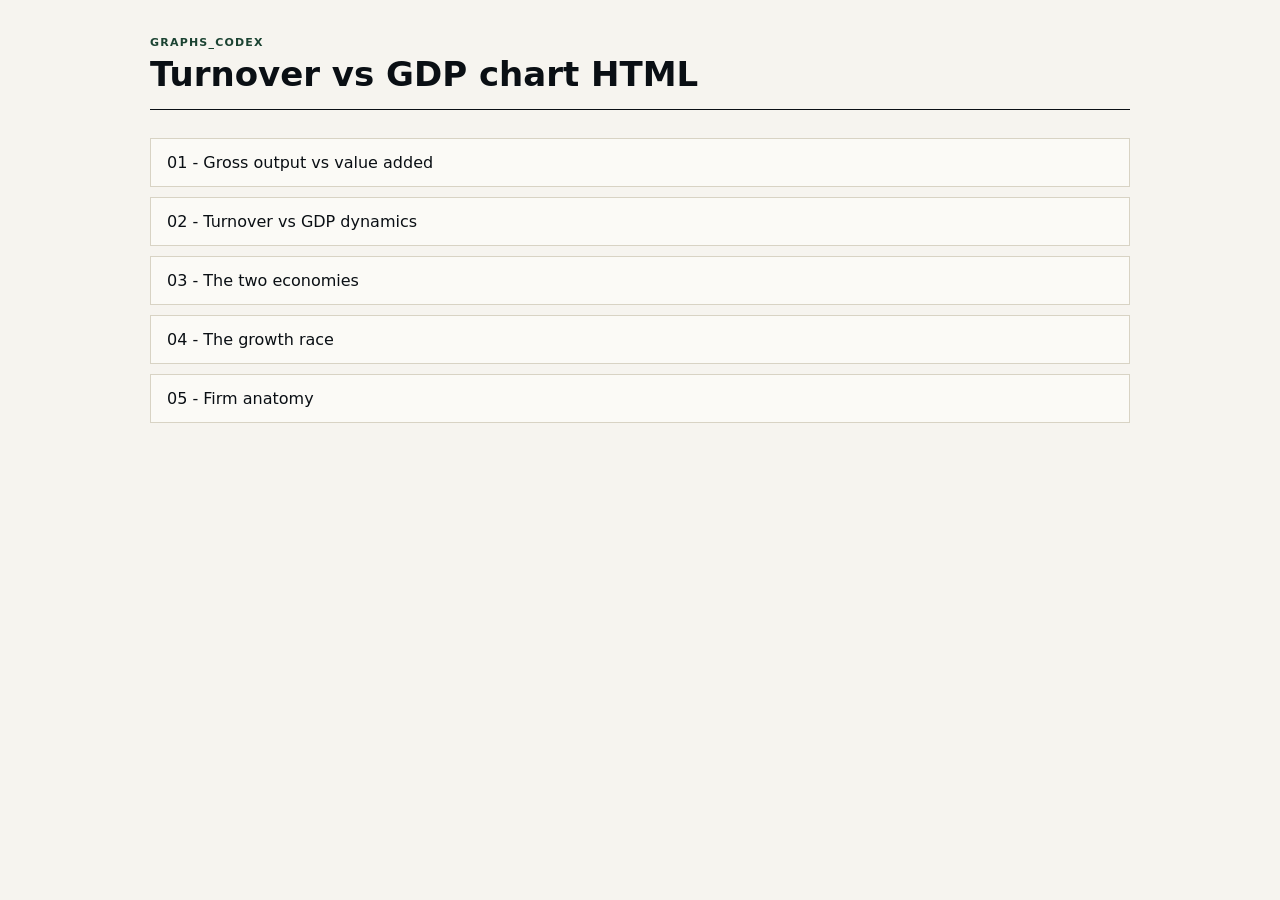
<file: charts/graphs_codex/index.html>
<!doctype html>
<html lang="en">
<head>
  <meta charset="utf-8">
  <meta name="viewport" content="width=device-width, initial-scale=1">
  <title>Turnover vs GDP charts - Codex HTML</title>
  <link rel="stylesheet" href="style.css">
</head>
<body>
  <main class="page">
    <header class="page-head">
      <div class="eyebrow">graphs_codex</div>
      <h1>Turnover vs GDP chart HTML</h1>
    </header>
    <ul class="link-list">
      <li><a href="01-gross-output-vs-value-added.html">01 - Gross output vs value added</a></li>
      <li><a href="02-turnover-vs-gdp-dynamics.html">02 - Turnover vs GDP dynamics</a></li>
      <li><a href="03-two-economies.html">03 - The two economies</a></li>
      <li><a href="04-growth-race.html">04 - The growth race</a></li>
      <li><a href="05-firm-anatomy.html">05 - Firm anatomy</a></li>
    </ul>
  </main>
</body>
</html>
</file>
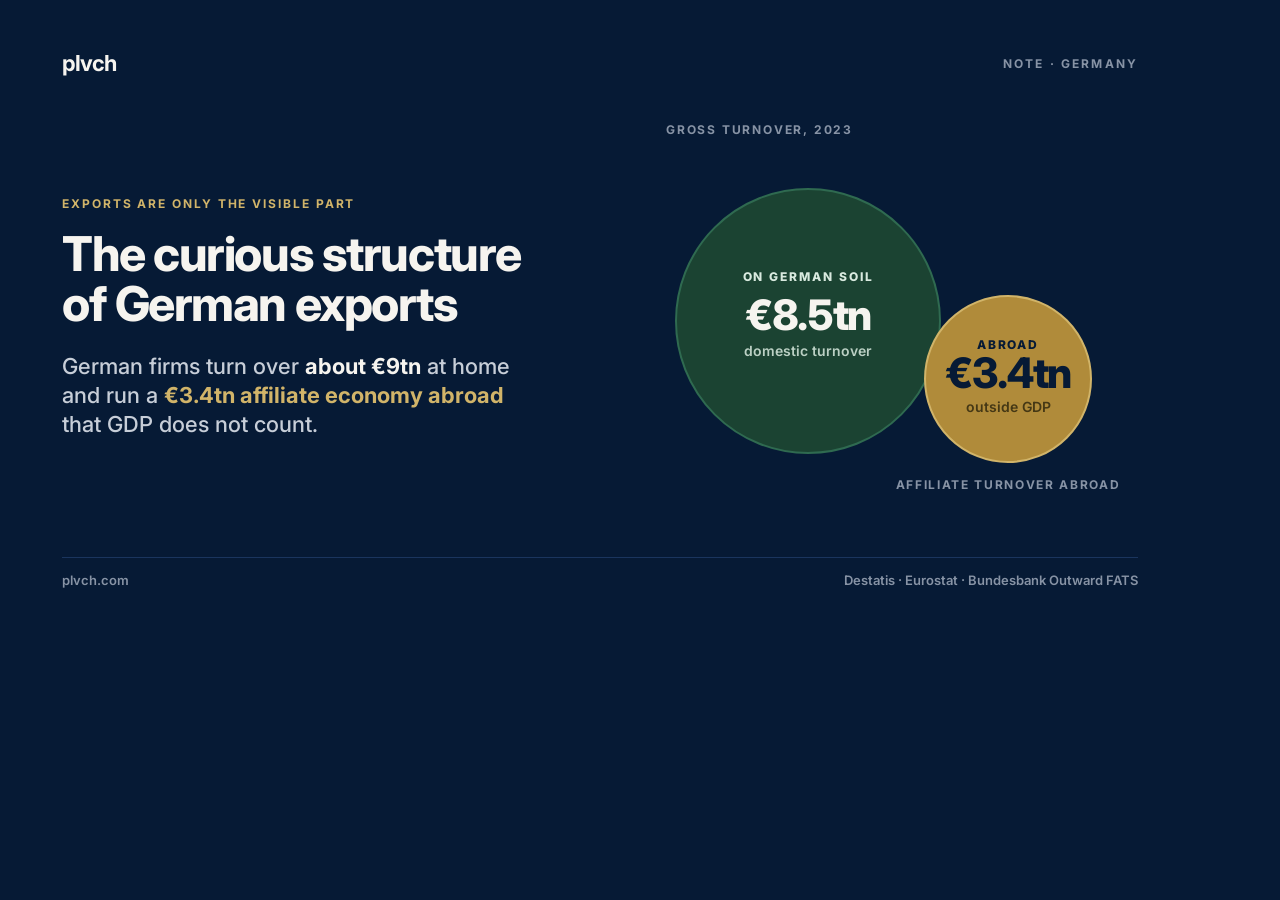
<file: thumb.html>
<!doctype html>
<html lang="en">
<head>
<meta charset="utf-8">
<style>
@import url('https://fonts.googleapis.com/css2?family=Inter:wght@400;500;600;700;800&display=swap');
*{margin:0;box-sizing:border-box}
body{background:#061a35}
.card{
  width:1200px;height:630px;overflow:hidden;
  background:#061a35;color:#f6f4ef;font-family:Inter,system-ui,sans-serif;
  padding:50px 62px 42px;display:flex;flex-direction:column;
}
.top{display:flex;justify-content:space-between;align-items:center}
.wm{font-size:22px;font-weight:700;letter-spacing:-.045em}
.ey{font-size:12px;font-weight:700;letter-spacing:.18em;text-transform:uppercase;color:#8793a5}
.main{flex:1;display:grid;grid-template-columns:1.02fr .98fr;gap:44px;align-items:center;padding:20px 0 18px}
.kicker{font-size:12px;font-weight:700;letter-spacing:.16em;text-transform:uppercase;color:#d1b469;margin-bottom:18px}
.h{font-size:48px;font-weight:760;line-height:1.05;letter-spacing:-.03em;max-width:590px}
.sub{margin-top:22px;font-size:22px;font-weight:500;line-height:1.32;color:#c7ced8;max-width:560px}
.sub strong{font-weight:700;color:#f6f4ef}
.sub .accent{color:#d1b469;font-weight:700}
.chart{position:relative;height:420px;display:flex;align-items:center;justify-content:center}
.chart-title{position:absolute;top:14px;left:88px;font-size:12px;font-weight:700;letter-spacing:.15em;text-transform:uppercase;color:#8793a5}
svg{width:560px;height:390px;display:block}
.bubble-label{font-size:12px;font-weight:800;letter-spacing:.16em;text-transform:uppercase}
.bubble-value{font-size:42px;font-weight:800;letter-spacing:-.03em;font-variant-numeric:tabular-nums}
.bubble-sub{font-size:14px;font-weight:600}
.outside{font-size:12px;font-weight:700;letter-spacing:.14em;text-transform:uppercase}
.bottom{display:flex;justify-content:space-between;align-items:center;border-top:1px solid #1a355e;padding-top:14px}
.bottom span{font-size:13px;color:#8793a5;font-weight:600}
</style>
</head>
<body>
<div class="card">
  <div class="top">
    <div class="wm">plvch</div>
    <div class="ey">Note · Germany</div>
  </div>

  <div class="main">
    <section>
      <div class="kicker">Exports are only the visible part</div>
      <div class="h">The curious structure<br>of German exports</div>
      <div class="sub">German firms turn over <strong>about €9tn</strong> at home and run a <span class="accent">€3.4tn affiliate economy abroad</span> that GDP does not count.</div>
    </section>

    <section class="chart" aria-label="Gross turnover, 2023: domestic turnover EUR 8.5tn and affiliate turnover abroad EUR 3.4tn">
      <div class="chart-title">Gross turnover, 2023</div>
      <svg viewBox="0 0 560 390" role="img" aria-label="Area proportional bubbles: EUR 8.5tn at home and EUR 3.4tn abroad">
        <circle cx="230" cy="198" r="132" fill="#1b4332" stroke="#2f6a50" stroke-width="2"/>
        <text class="bubble-label" x="230" y="158" text-anchor="middle" fill="#d9eadf">On German soil</text>
        <text class="bubble-value" x="230" y="207" text-anchor="middle" fill="#f6f4ef">€8.5tn</text>
        <text class="bubble-sub" x="230" y="233" text-anchor="middle" fill="#bbd0c4">domestic turnover</text>

        <circle cx="430" cy="256" r="83" fill="#b08b3a" stroke="#d1b469" stroke-width="2"/>
        <text class="bubble-label" x="430" y="226" text-anchor="middle" fill="#061a35">Abroad</text>
        <text class="bubble-value" x="430" y="265" text-anchor="middle" fill="#061a35">€3.4tn</text>
        <text class="bubble-sub" x="430" y="289" text-anchor="middle" fill="#453815">outside GDP</text>

        <text class="outside" x="430" y="366" text-anchor="middle" fill="#8793a5">affiliate turnover abroad</text>
      </svg>
    </section>
  </div>

  <div class="bottom">
    <span>plvch.com</span>
    <span>Destatis · Eurostat · Bundesbank Outward FATS</span>
  </div>
</div>
</body>
</html>
</file>
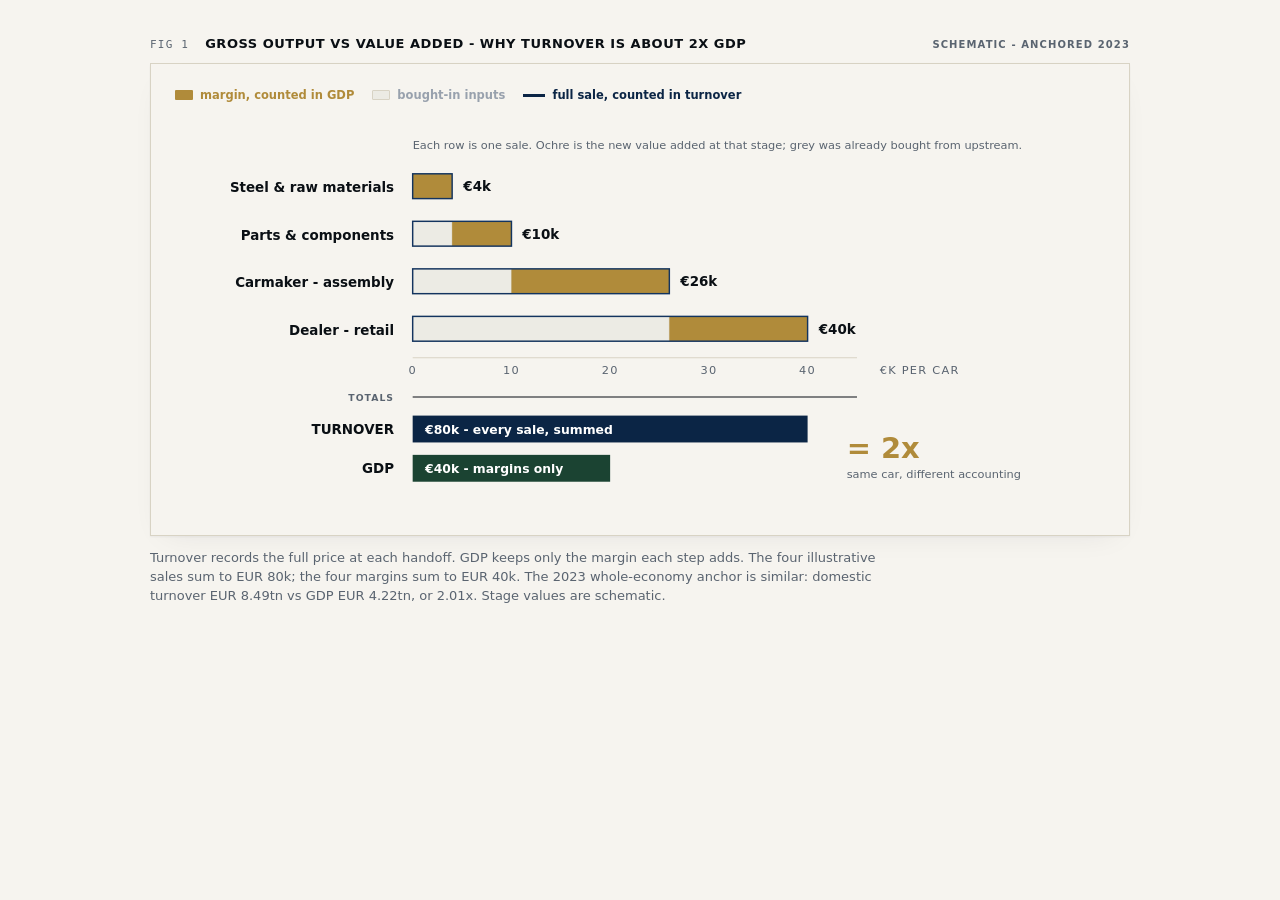
<file: charts/graphs_codex/01-gross-output-vs-value-added.html>
<!doctype html>
<html lang="en">
<head>
  <meta charset="utf-8">
  <meta name="viewport" content="width=device-width, initial-scale=1">
  <title>Figure 1 - Gross output vs value added</title>
  <link rel="stylesheet" href="style.css">
</head>
<body>
  <main class="page">
    <figure class="fig">
      <div class="fig-head">
        <div class="fig-num">Fig 1</div>
        <div class="fig-title">Gross output vs value added - why turnover is about 2x GDP</div>
        <div class="source">Schematic - anchored 2023</div>
      </div>
      <div class="fig-body">
        <div class="legend">
          <span style="color: var(--oi-accent)"><i class="swatch"></i>margin, counted in GDP</span>
          <span style="color: var(--oi-ink-4)"><i class="swatch" style="background: var(--oi-surface-sunk); border: 1px solid var(--oi-rule)"></i>bought-in inputs</span>
          <span style="color: var(--oi-brand)"><i class="line-swatch"></i>full sale, counted in turnover</span>
        </div>
        <svg class="chart" viewBox="0 0 900 380" role="img" aria-label="A four-stage supply chain shows turnover counting every full sale and GDP counting only each stage's margin. Sales sum to EUR 80k and margins sum to EUR 40k, a two times gap.">
          <text class="note" x="230" y="30">Each row is one sale. Ochre is the new value added at that stage; grey was already bought from upstream.</text>

          <text class="label" x="212" y="72" text-anchor="end">Steel &amp; raw materials</text>
          <rect x="230" y="54" width="0" height="24" fill="var(--oi-surface-sunk)" stroke="var(--oi-rule)"/>
          <rect x="230.0" y="54" width="38.2" height="24" fill="var(--oi-accent)"/>
          <rect x="230" y="54" width="38.2" height="24" fill="none" stroke="var(--oi-brand-soft)" stroke-width="1.4"/>
          <text class="value" x="279" y="71">&euro;4k</text>

          <text class="label" x="212" y="118" text-anchor="end">Parts &amp; components</text>
          <rect x="230" y="100" width="38.2" height="24" fill="var(--oi-surface-sunk)" stroke="var(--oi-rule)"/>
          <rect x="268.2" y="100" width="57.3" height="24" fill="var(--oi-accent)"/>
          <rect x="230" y="100" width="95.6" height="24" fill="none" stroke="var(--oi-brand-soft)" stroke-width="1.4"/>
          <text class="value" x="336" y="117">&euro;10k</text>

          <text class="label" x="212" y="164" text-anchor="end">Carmaker - assembly</text>
          <rect x="230" y="146" width="95.6" height="24" fill="var(--oi-surface-sunk)" stroke="var(--oi-rule)"/>
          <rect x="325.6" y="146" width="152.9" height="24" fill="var(--oi-accent)"/>
          <rect x="230" y="146" width="248.4" height="24" fill="none" stroke="var(--oi-brand-soft)" stroke-width="1.4"/>
          <text class="value" x="489" y="163">&euro;26k</text>

          <text class="label" x="212" y="210" text-anchor="end">Dealer - retail</text>
          <rect x="230" y="192" width="248.4" height="24" fill="var(--oi-surface-sunk)" stroke="var(--oi-rule)"/>
          <rect x="478.4" y="192" width="133.8" height="24" fill="var(--oi-accent)"/>
          <rect x="230" y="192" width="382.2" height="24" fill="none" stroke="var(--oi-brand-soft)" stroke-width="1.4"/>
          <text class="value" x="623" y="209">&euro;40k</text>

          <line class="grid" x1="230" y1="232" x2="660" y2="232"/>
          <text class="axis" x="230" y="248" text-anchor="middle">0</text>
          <text class="axis" x="325.6" y="248" text-anchor="middle">10</text>
          <text class="axis" x="421.1" y="248" text-anchor="middle">20</text>
          <text class="axis" x="516.7" y="248" text-anchor="middle">30</text>
          <text class="axis" x="612.2" y="248" text-anchor="middle">40</text>
          <text class="axis" x="682" y="248" text-anchor="start">&euro;k per car</text>

          <line class="axis-line" x1="230" y1="270" x2="660" y2="270"/>
          <text class="tag axis" x="212" y="274" text-anchor="end">Totals</text>

          <text class="label" x="212" y="306" text-anchor="end">TURNOVER</text>
          <rect x="230" y="288" width="382.2" height="26" fill="var(--oi-brand)"/>
          <text class="small-value white" x="242" y="306">&euro;80k - every sale, summed</text>

          <text class="label" x="212" y="344" text-anchor="end">GDP</text>
          <rect x="230" y="326" width="191.1" height="26" fill="var(--oi-brand-2)"/>
          <text class="small-value white" x="242" y="344">&euro;40k - margins only</text>
          <text x="650" y="329" fill="var(--oi-accent)" font-size="28" font-weight="750">= 2x</text>
          <text class="note" x="650" y="348">same car, different accounting</text>
        </svg>
      </div>
      <figcaption>Turnover records the full price at each handoff. GDP keeps only the margin each step adds. The four illustrative sales sum to EUR 80k; the four margins sum to EUR 40k. The 2023 whole-economy anchor is similar: domestic turnover EUR 8.49tn vs GDP EUR 4.22tn, or 2.01x. Stage values are schematic.</figcaption>
    </figure>
  </main>
</body>
</html>
</file>
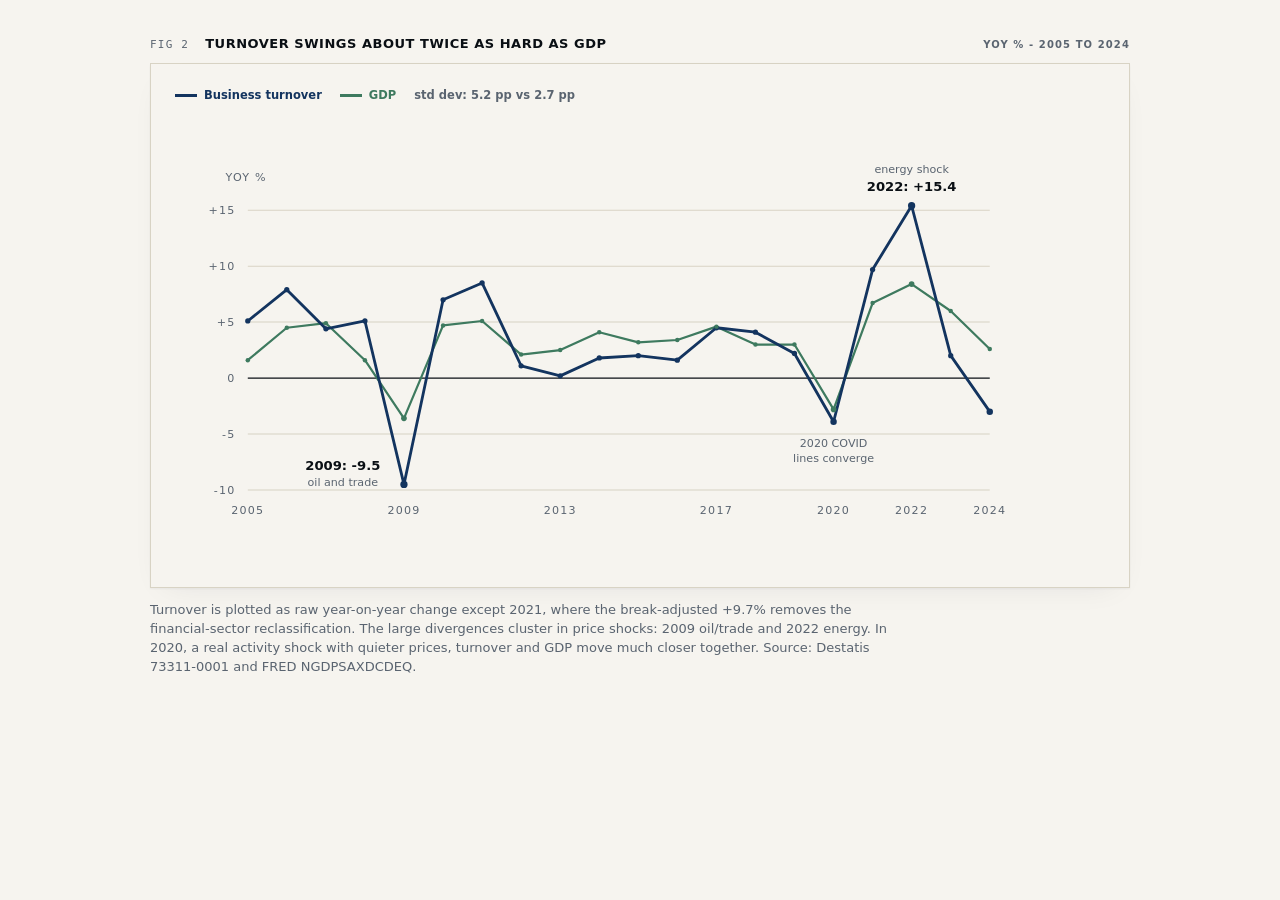
<file: charts/graphs_codex/02-turnover-vs-gdp-dynamics.html>
<!doctype html>
<html lang="en">
<head>
  <meta charset="utf-8">
  <meta name="viewport" content="width=device-width, initial-scale=1">
  <title>Figure 2 - Turnover vs GDP dynamics</title>
  <link rel="stylesheet" href="style.css">
</head>
<body>
  <main class="page">
    <figure class="fig">
      <div class="fig-head">
        <div class="fig-num">Fig 2</div>
        <div class="fig-title">Turnover swings about twice as hard as GDP</div>
        <div class="source">YoY % - 2005 to 2024</div>
      </div>
      <div class="fig-body">
        <div class="legend">
          <span style="color: var(--oi-brand-soft)"><i class="line-swatch"></i>Business turnover</span>
          <span style="color: var(--oi-brand-2-line)"><i class="line-swatch"></i>GDP</span>
          <span>std dev: 5.2 pp vs 2.7 pp</span>
        </div>
        <svg class="chart" viewBox="0 0 920 440" role="img" aria-label="Two-line chart of German business turnover and GDP year-on-year changes from 2005 to 2024. Turnover is more volatile, falling 9.5 percent in 2009 and rising 15.4 percent in 2022, while GDP moves less.">
          <line class="grid" x1="72" y1="368.0" x2="806" y2="368.0"/>
          <line class="grid" x1="72" y1="312.6" x2="806" y2="312.6"/>
          <line class="axis-line" x1="72" y1="257.3" x2="806" y2="257.3"/>
          <line class="grid" x1="72" y1="201.9" x2="806" y2="201.9"/>
          <line class="grid" x1="72" y1="146.6" x2="806" y2="146.6"/>
          <line class="grid" x1="72" y1="91.2" x2="806" y2="91.2"/>

          <text class="axis" x="60" y="372" text-anchor="end">-10</text>
          <text class="axis" x="60" y="316.6" text-anchor="end">-5</text>
          <text class="axis" x="60" y="261.3" text-anchor="end">0</text>
          <text class="axis" x="60" y="205.9" text-anchor="end">+5</text>
          <text class="axis" x="60" y="150.6" text-anchor="end">+10</text>
          <text class="axis" x="60" y="95.2" text-anchor="end">+15</text>
          <text class="axis" x="50" y="62">YoY %</text>

          <polyline class="gdp-line" points="72.0,239.6 110.6,207.5 149.3,203.0 187.9,239.6 226.5,297.1 265.2,205.2 303.8,200.8 342.4,234.0 381.1,229.6 419.7,211.9 458.3,221.9 496.9,219.6 535.6,206.4 574.2,224.1 612.8,224.1 651.5,288.3 690.1,183.1 728.7,164.3 767.4,190.9 806.0,228.5"/>
          <polyline class="turn-line" points="72.0,200.8 110.6,169.8 149.3,208.6 187.9,200.8 226.5,362.5 265.2,179.8 303.8,163.2 342.4,245.1 381.1,255.1 419.7,237.4 458.3,235.1 496.9,239.6 535.6,207.5 574.2,211.9 612.8,232.9 651.5,300.5 690.1,149.9 728.7,86.8 767.4,235.1 806.0,290.5"/>

          <g fill="var(--oi-brand-soft)">
            <circle cx="72.0" cy="200.8" r="2.6"/><circle cx="110.6" cy="169.8" r="2.6"/><circle cx="149.3" cy="208.6" r="2.6"/><circle cx="187.9" cy="200.8" r="2.6"/><circle cx="226.5" cy="362.5" r="3.6"/><circle cx="265.2" cy="179.8" r="2.6"/><circle cx="303.8" cy="163.2" r="2.6"/><circle cx="342.4" cy="245.1" r="2.6"/><circle cx="381.1" cy="255.1" r="2.6"/><circle cx="419.7" cy="237.4" r="2.6"/><circle cx="458.3" cy="235.1" r="2.6"/><circle cx="496.9" cy="239.6" r="2.6"/><circle cx="535.6" cy="207.5" r="2.6"/><circle cx="574.2" cy="211.9" r="2.6"/><circle cx="612.8" cy="232.9" r="2.6"/><circle cx="651.5" cy="300.5" r="3.2"/><circle cx="690.1" cy="149.9" r="2.6"/><circle cx="728.7" cy="86.8" r="3.6"/><circle cx="767.4" cy="235.1" r="2.6"/><circle cx="806.0" cy="290.5" r="3.2"/>
          </g>
          <g fill="var(--oi-brand-2-line)">
            <circle cx="72.0" cy="239.6" r="2.2"/><circle cx="110.6" cy="207.5" r="2.2"/><circle cx="149.3" cy="203.0" r="2.2"/><circle cx="187.9" cy="239.6" r="2.2"/><circle cx="226.5" cy="297.1" r="2.8"/><circle cx="265.2" cy="205.2" r="2.2"/><circle cx="303.8" cy="200.8" r="2.2"/><circle cx="342.4" cy="234.0" r="2.2"/><circle cx="381.1" cy="229.6" r="2.2"/><circle cx="419.7" cy="211.9" r="2.2"/><circle cx="458.3" cy="221.9" r="2.2"/><circle cx="496.9" cy="219.6" r="2.2"/><circle cx="535.6" cy="206.4" r="2.2"/><circle cx="574.2" cy="224.1" r="2.2"/><circle cx="612.8" cy="224.1" r="2.2"/><circle cx="651.5" cy="288.3" r="2.8"/><circle cx="690.1" cy="183.1" r="2.2"/><circle cx="728.7" cy="164.3" r="2.8"/><circle cx="767.4" cy="190.9" r="2.2"/><circle cx="806.0" cy="228.5" r="2.2"/>
          </g>

          <text class="value" x="166" y="348" text-anchor="middle">2009: -9.5</text>
          <text class="note" x="166" y="364" text-anchor="middle">oil and trade</text>

          <text class="value" x="728.7" y="72" text-anchor="middle">2022: +15.4</text>
          <text class="note" x="728.7" y="54" text-anchor="middle">energy shock</text>

          <text class="note" x="651.5" y="325" text-anchor="middle">2020 COVID</text>
          <text class="note" x="651.5" y="340" text-anchor="middle">lines converge</text>

          <text class="axis" x="72.0" y="392" text-anchor="middle">2005</text>
          <text class="axis" x="226.5" y="392" text-anchor="middle">2009</text>
          <text class="axis" x="381.1" y="392" text-anchor="middle">2013</text>
          <text class="axis" x="535.6" y="392" text-anchor="middle">2017</text>
          <text class="axis" x="651.5" y="392" text-anchor="middle">2020</text>
          <text class="axis" x="728.7" y="392" text-anchor="middle">2022</text>
          <text class="axis" x="806.0" y="392" text-anchor="middle">2024</text>
        </svg>
      </div>
      <figcaption>Turnover is plotted as raw year-on-year change except 2021, where the break-adjusted +9.7% removes the financial-sector reclassification. The large divergences cluster in price shocks: 2009 oil/trade and 2022 energy. In 2020, a real activity shock with quieter prices, turnover and GDP move much closer together. Source: Destatis 73311-0001 and FRED NGDPSAXDCDEQ.</figcaption>
    </figure>
  </main>
</body>
</html>
</file>
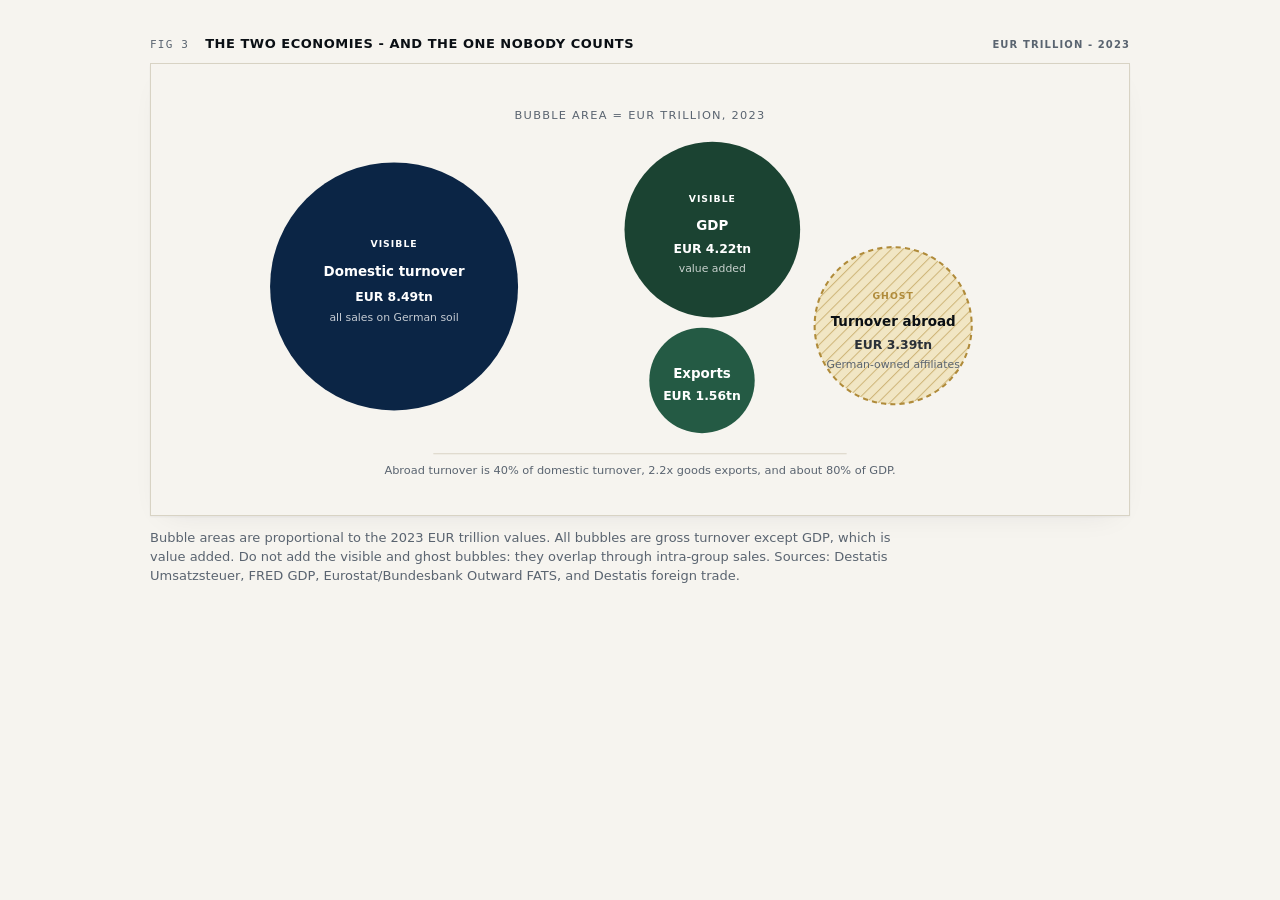
<file: charts/graphs_codex/03-two-economies.html>
<!doctype html>
<html lang="en">
<head>
  <meta charset="utf-8">
  <meta name="viewport" content="width=device-width, initial-scale=1">
  <title>Figure 3 - The two economies</title>
  <link rel="stylesheet" href="style.css">
</head>
<body>
  <main class="page">
    <figure class="fig">
      <div class="fig-head">
        <div class="fig-num">Fig 3</div>
        <div class="fig-title">The two economies - and the one nobody counts</div>
        <div class="source">EUR trillion - 2023</div>
      </div>
      <div class="fig-body">
        <svg class="chart" viewBox="0 0 900 390" role="img" aria-label="Bubble size comparison of 2023 German economic figures. Bubble area is proportional to euro trillions: domestic turnover 8.49, GDP 4.22, turnover abroad 3.39, and goods exports 1.56.">
          <defs>
            <pattern id="hatch" patternUnits="userSpaceOnUse" width="8" height="8" patternTransform="rotate(45)">
              <rect width="8" height="8" fill="var(--oi-highlight)"/>
              <line x1="0" y1="0" x2="0" y2="8" stroke="var(--oi-accent)" stroke-width="2" opacity="0.55"/>
            </pattern>
          </defs>

          <text class="axis" x="450" y="30" text-anchor="middle">Bubble area = EUR trillion, 2023</text>

          <circle cx="212" cy="192" r="120" fill="var(--oi-brand)"/>
          <text class="tag white" x="212" y="154" text-anchor="middle">VISIBLE</text>
          <text class="label white" x="212" y="182" text-anchor="middle">Domestic turnover</text>
          <text class="small-value white" x="212" y="206" text-anchor="middle">EUR 8.49tn</text>
          <text class="sub white" x="212" y="225" text-anchor="middle" opacity="0.76">all sales on German soil</text>

          <circle cx="520" cy="137" r="85" fill="var(--oi-brand-2)"/>
          <text class="tag white" x="520" y="110" text-anchor="middle">VISIBLE</text>
          <text class="label white" x="520" y="137" text-anchor="middle">GDP</text>
          <text class="small-value white" x="520" y="160" text-anchor="middle">EUR 4.22tn</text>
          <text class="sub white" x="520" y="178" text-anchor="middle" opacity="0.76">value added</text>

          <circle cx="695" cy="230" r="76" fill="url(#hatch)" stroke="var(--oi-accent)" stroke-width="2" stroke-dasharray="5 4"/>
          <text class="tag" x="695" y="204" text-anchor="middle" fill="var(--oi-accent)">GHOST</text>
          <text class="label" x="695" y="230" text-anchor="middle">Turnover abroad</text>
          <text class="small-value" x="695" y="253" text-anchor="middle">EUR 3.39tn</text>
          <text class="sub" x="695" y="271" text-anchor="middle">German-owned affiliates</text>

          <circle cx="510" cy="283" r="51" fill="var(--oi-brand-2-soft)"/>
          <text class="label white" x="510" y="281" text-anchor="middle">Exports</text>
          <text class="small-value white" x="510" y="302" text-anchor="middle">EUR 1.56tn</text>

          <line class="grid" x1="250" y1="354" x2="650" y2="354"/>
          <text class="note" x="450" y="374" text-anchor="middle">Abroad turnover is 40% of domestic turnover, 2.2x goods exports, and about 80% of GDP.</text>
        </svg>
      </div>
      <figcaption>Bubble areas are proportional to the 2023 EUR trillion values. All bubbles are gross turnover except GDP, which is value added. Do not add the visible and ghost bubbles: they overlap through intra-group sales. Sources: Destatis Umsatzsteuer, FRED GDP, Eurostat/Bundesbank Outward FATS, and Destatis foreign trade.</figcaption>
    </figure>
  </main>
</body>
</html>
</file>
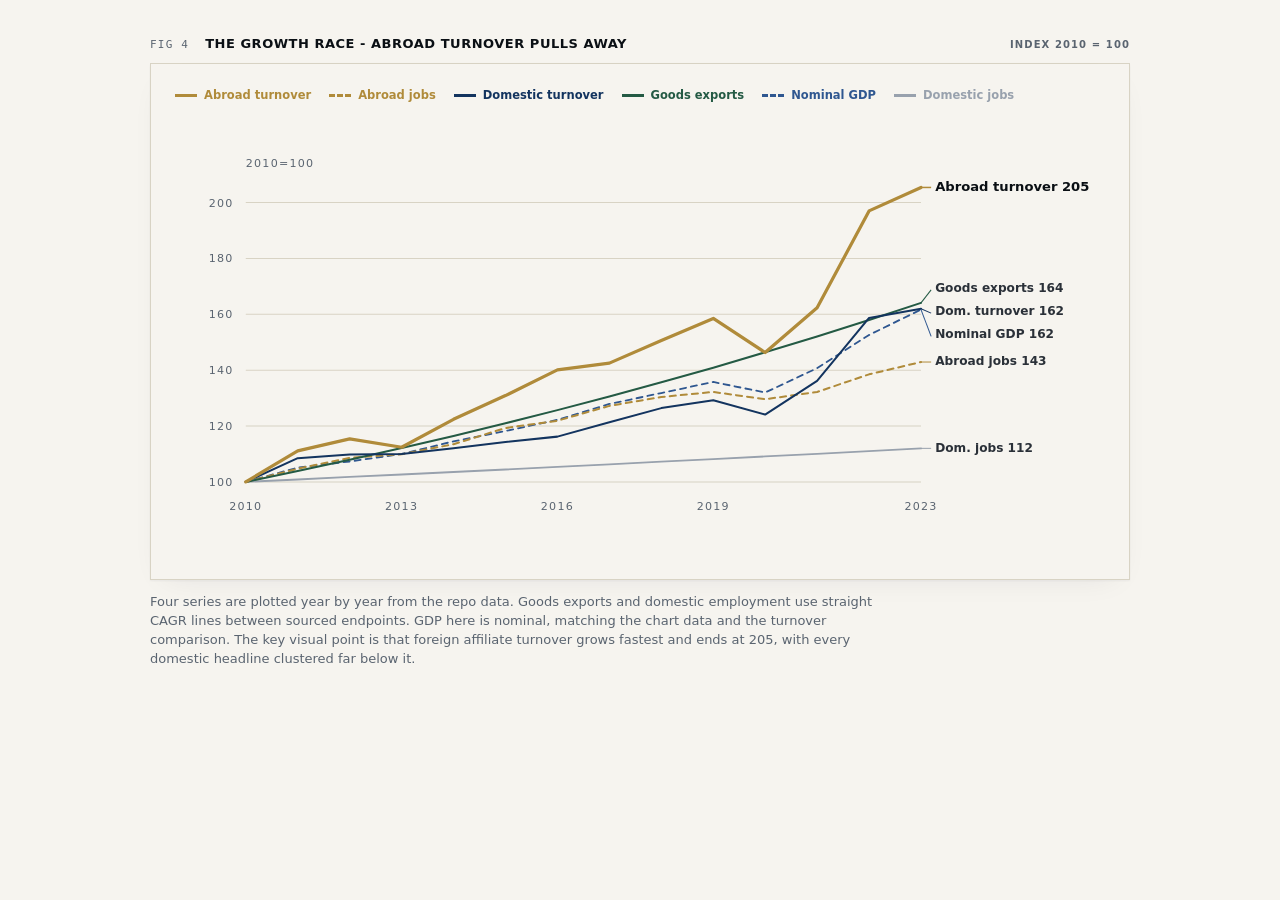
<file: charts/graphs_codex/04-growth-race.html>
<!doctype html>
<html lang="en">
<head>
  <meta charset="utf-8">
  <meta name="viewport" content="width=device-width, initial-scale=1">
  <title>Figure 4 - The growth race</title>
  <link rel="stylesheet" href="style.css">
</head>
<body>
  <main class="page">
    <figure class="fig">
      <div class="fig-head">
        <div class="fig-num">Fig 4</div>
        <div class="fig-title">The growth race - abroad turnover pulls away</div>
        <div class="source">Index 2010 = 100</div>
      </div>
      <div class="fig-body">
        <div class="legend">
          <span style="color: var(--oi-accent)"><i class="line-swatch"></i>Abroad turnover</span>
          <span style="color: var(--oi-accent)"><i class="dash-swatch"></i>Abroad jobs</span>
          <span style="color: var(--oi-brand-soft)"><i class="line-swatch"></i>Domestic turnover</span>
          <span style="color: var(--oi-brand-2-soft)"><i class="line-swatch"></i>Goods exports</span>
          <span style="color: var(--oi-brand-line)"><i class="dash-swatch"></i>Nominal GDP</span>
          <span style="color: var(--oi-ink-4)"><i class="line-swatch"></i>Domestic jobs</span>
        </div>
        <svg class="chart" viewBox="0 0 920 432" role="img" aria-label="Indexed line chart from 2010 to 2023. Abroad turnover grows from 100 to 205, outpacing domestic turnover, goods exports, nominal GDP, abroad jobs, and domestic jobs.">
          <line class="grid" x1="70" y1="360.0" x2="738" y2="360.0"/><text class="axis" x="58" y="364" text-anchor="end">100</text>
          <line class="grid" x1="70" y1="304.7" x2="738" y2="304.7"/><text class="axis" x="58" y="308.7" text-anchor="end">120</text>
          <line class="grid" x1="70" y1="249.5" x2="738" y2="249.5"/><text class="axis" x="58" y="253.5" text-anchor="end">140</text>
          <line class="grid" x1="70" y1="194.2" x2="738" y2="194.2"/><text class="axis" x="58" y="198.2" text-anchor="end">160</text>
          <line class="grid" x1="70" y1="138.9" x2="738" y2="138.9"/><text class="axis" x="58" y="142.9" text-anchor="end">180</text>
          <line class="grid" x1="70" y1="83.6" x2="738" y2="83.6"/><text class="axis" x="58" y="87.6" text-anchor="end">200</text>
          <text class="axis" x="70" y="48" text-anchor="start">2010=100</text>

          <polyline class="jobs-line" points="70.0,360.0 121.4,357.6 172.8,355.1 224.2,352.7 275.5,350.2 326.9,347.7 378.3,345.2 429.7,342.6 481.1,340.0 532.5,337.4 583.8,334.8 635.2,332.2 686.6,329.5 738.0,326.8"/>
          <polyline class="gdp-index-line" points="70.0,360.0 121.4,345.9 172.8,339.8 224.2,332.4 275.5,319.9 326.9,309.7 378.3,298.6 429.7,282.9 481.1,272.1 532.5,261.1 583.8,271.6 635.2,247.5 686.6,214.6 738.0,189.5"/>
          <polyline class="abe-line" points="70.0,360.0 121.4,347.0 172.8,336.2 224.2,332.6 275.5,322.7 326.9,306.7 378.3,299.5 429.7,284.8 481.1,276.0 532.5,271.0 583.8,278.2 635.2,271.0 686.6,253.6 738.0,241.4"/>
          <polyline class="exp-line" points="70.0,360.0 121.4,349.3 172.8,338.1 224.2,326.5 275.5,314.5 326.9,302.0 378.3,289.0 429.7,275.5 481.1,261.5 532.5,247.0 583.8,231.8 635.2,216.1 686.6,199.8 738.0,182.9"/>
          <polyline class="dom-line" points="70.0,360.0 121.4,336.5 172.8,332.9 224.2,332.4 275.5,326.8 326.9,320.5 378.3,315.2 429.7,300.9 481.1,287.0 532.5,279.3 583.8,293.4 635.2,260.0 686.6,197.8 738.0,188.7"/>
          <polyline class="abt-line" points="70.0,360.0 121.4,329.3 172.8,317.4 224.2,325.7 275.5,298.1 326.9,274.6 378.3,249.2 429.7,242.5 481.1,220.2 532.5,198.3 583.8,232.0 635.2,187.8 686.6,91.9 738.0,68.7"/>

          <text class="value" x="752" y="72" fill="var(--oi-accent)">Abroad turnover 205</text>
          <line x1="738" y1="68.7" x2="748" y2="68.7" stroke="var(--oi-accent)" stroke-width="1.5"/>

          <text class="small-value" x="752" y="172" fill="var(--oi-brand-2-soft)">Goods exports 164</text>
          <line x1="738" y1="182.9" x2="748" y2="170" stroke="var(--oi-brand-2-soft)" stroke-width="1"/>

          <text class="small-value" x="752" y="195" fill="var(--oi-brand-soft)">Dom. turnover 162</text>
          <line x1="738" y1="188.7" x2="748" y2="193" stroke="var(--oi-brand-soft)" stroke-width="1"/>

          <text class="small-value" x="752" y="218" fill="var(--oi-brand-line)">Nominal GDP 162</text>
          <line x1="738" y1="189.5" x2="748" y2="216" stroke="var(--oi-brand-line)" stroke-width="1"/>

          <text class="small-value" x="752" y="244" fill="var(--oi-accent)">Abroad jobs 143</text>
          <line x1="738" y1="241.4" x2="748" y2="241.4" stroke="var(--oi-accent)" stroke-width="1"/>

          <text class="small-value" x="752" y="330" fill="var(--oi-ink-3)">Dom. jobs 112</text>
          <line x1="738" y1="326.8" x2="748" y2="326.8" stroke="var(--oi-ink-4)" stroke-width="1"/>

          <text class="axis" x="70.0" y="388" text-anchor="middle">2010</text>
          <text class="axis" x="224.2" y="388" text-anchor="middle">2013</text>
          <text class="axis" x="378.3" y="388" text-anchor="middle">2016</text>
          <text class="axis" x="532.5" y="388" text-anchor="middle">2019</text>
          <text class="axis" x="738.0" y="388" text-anchor="middle">2023</text>
        </svg>
      </div>
      <figcaption>Four series are plotted year by year from the repo data. Goods exports and domestic employment use straight CAGR lines between sourced endpoints. GDP here is nominal, matching the chart data and the turnover comparison. The key visual point is that foreign affiliate turnover grows fastest and ends at 205, with every domestic headline clustered far below it.</figcaption>
    </figure>
  </main>
</body>
</html>
</file>
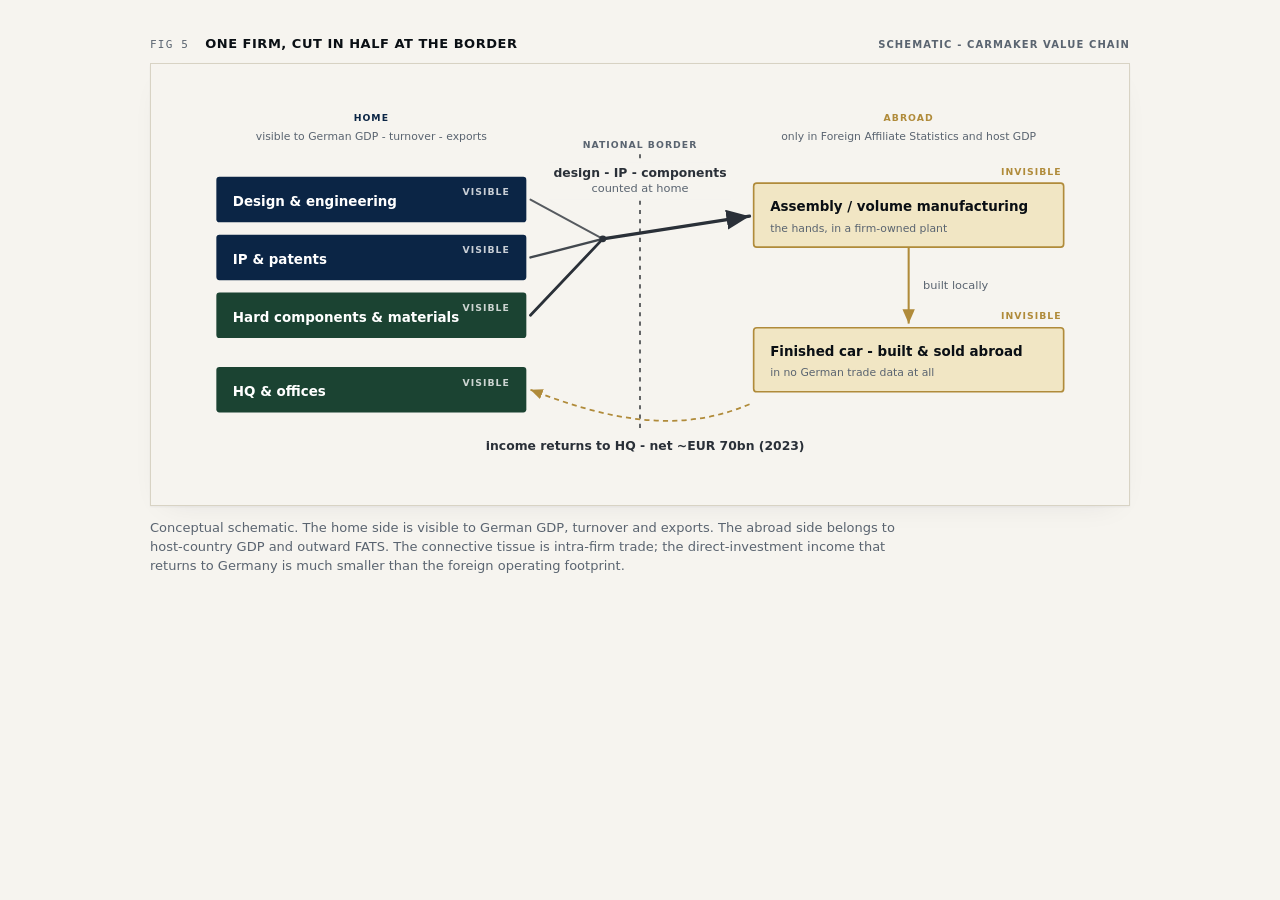
<file: charts/graphs_codex/05-firm-anatomy.html>
<!doctype html>
<html lang="en">
<head>
  <meta charset="utf-8">
  <meta name="viewport" content="width=device-width, initial-scale=1">
  <title>Figure 5 - Firm anatomy</title>
  <link rel="stylesheet" href="style.css">
</head>
<body>
  <main class="page">
    <figure class="fig">
      <div class="fig-head">
        <div class="fig-num">Fig 5</div>
        <div class="fig-title">One firm, cut in half at the border</div>
        <div class="source">Schematic - carmaker value chain</div>
      </div>
      <div class="fig-body">
        <svg class="chart" viewBox="0 0 900 380" role="img" aria-label="A carmaker value chain split by the national border. Home activities are visible to German GDP, turnover and exports. Abroad activities are invisible to German GDP and counted only in foreign affiliate statistics and host GDP.">
          <defs>
            <marker id="arrow-dark" markerWidth="9" markerHeight="9" refX="7" refY="3" orient="auto">
              <path d="M0,0 L7,3 L0,6 Z" fill="var(--oi-ink-2)"/>
            </marker>
            <marker id="arrow-accent" markerWidth="9" markerHeight="9" refX="7" refY="3" orient="auto">
              <path d="M0,0 L7,3 L0,6 Z" fill="var(--oi-accent)"/>
            </marker>
          </defs>

          <text class="tag" x="190" y="32" text-anchor="middle" fill="var(--oi-brand)">HOME</text>
          <text class="sub" x="190" y="50" text-anchor="middle">visible to German GDP - turnover - exports</text>
          <text class="tag" x="710" y="32" text-anchor="middle" fill="var(--oi-accent)">ABROAD</text>
          <text class="sub" x="710" y="50" text-anchor="middle">only in Foreign Affiliate Statistics and host GDP</text>

          <line x1="450" y1="64" x2="450" y2="350" stroke="var(--oi-rule-strong)" stroke-width="1.2" stroke-dasharray="4 5"/>
          <text class="tag" x="450" y="58" text-anchor="middle" fill="var(--oi-ink-3)">NATIONAL BORDER</text>

          <rect x="40" y="86" width="300" height="44" rx="3" fill="var(--oi-brand)"/>
          <text class="label white" x="56" y="114">Design &amp; engineering</text>
          <text class="tag" x="324" y="104" text-anchor="end" fill="rgba(255,255,255,0.78)">VISIBLE</text>

          <rect x="40" y="142" width="300" height="44" rx="3" fill="var(--oi-brand)"/>
          <text class="label white" x="56" y="170">IP &amp; patents</text>
          <text class="tag" x="324" y="160" text-anchor="end" fill="rgba(255,255,255,0.78)">VISIBLE</text>

          <rect x="40" y="198" width="300" height="44" rx="3" fill="var(--oi-brand-2)"/>
          <text class="label white" x="56" y="226">Hard components &amp; materials</text>
          <text class="tag" x="324" y="216" text-anchor="end" fill="rgba(255,255,255,0.78)">VISIBLE</text>

          <rect x="40" y="270" width="300" height="44" rx="3" fill="var(--oi-brand-2)"/>
          <text class="label white" x="56" y="298">HQ &amp; offices</text>
          <text class="tag" x="324" y="288" text-anchor="end" fill="rgba(255,255,255,0.78)">VISIBLE</text>

          <rect x="560" y="92" width="300" height="62" rx="3" fill="var(--oi-highlight)" stroke="var(--oi-accent)" stroke-width="1.6"/>
          <text class="tag" x="858" y="84" text-anchor="end" fill="var(--oi-accent)">INVISIBLE</text>
          <text class="label" x="576" y="119">Assembly / volume manufacturing</text>
          <text class="sub" x="576" y="139">the hands, in a firm-owned plant</text>

          <rect x="560" y="232" width="300" height="62" rx="3" fill="var(--oi-highlight)" stroke="var(--oi-accent)" stroke-width="1.6"/>
          <text class="tag" x="858" y="224" text-anchor="end" fill="var(--oi-accent)">INVISIBLE</text>
          <text class="label" x="576" y="259">Finished car - built &amp; sold abroad</text>
          <text class="sub" x="576" y="279">in no German trade data at all</text>

          <path d="M344,108 L414,146" fill="none" stroke="var(--oi-ink-2)" stroke-width="1.9" stroke-linecap="round" opacity="0.78"/>
          <path d="M344,164 L414,146" fill="none" stroke="var(--oi-ink-2)" stroke-width="2.3" stroke-linecap="round" opacity="0.88"/>
          <path d="M344,220 L414,146" fill="none" stroke="var(--oi-ink-2)" stroke-width="2.7" stroke-linecap="round"/>
          <circle cx="414" cy="146" r="3.3" fill="var(--oi-ink-2)"/>
          <path d="M414,146 L556,124" fill="none" stroke="var(--oi-ink-2)" stroke-width="3.2" stroke-linecap="round" marker-end="url(#arrow-dark)"/>
          <rect x="360" y="72" width="180" height="36" rx="2" fill="var(--oi-surface)"/>
          <text class="small-value" x="450" y="86" text-anchor="middle">design - IP - components</text>
          <text class="note" x="450" y="101" text-anchor="middle">counted at home</text>

          <path d="M710,154 L710,228" fill="none" stroke="var(--oi-accent)" stroke-width="2" marker-end="url(#arrow-accent)"/>
          <text class="note" x="724" y="195">built locally</text>

          <path d="M556,306 C486,336 416,320 344,292" fill="none" stroke="var(--oi-accent)" stroke-width="1.7" stroke-dasharray="5 4" marker-end="url(#arrow-accent)"/>
          <rect x="302" y="332" width="306" height="28" rx="2" fill="var(--oi-surface)"/>
          <text class="small-value" x="455" y="350" text-anchor="middle" fill="var(--oi-accent)">income returns to HQ - net ~EUR 70bn (2023)</text>
        </svg>
      </div>
      <figcaption>Conceptual schematic. The home side is visible to German GDP, turnover and exports. The abroad side belongs to host-country GDP and outward FATS. The connective tissue is intra-firm trade; the direct-investment income that returns to Germany is much smaller than the foreign operating footprint.</figcaption>
    </figure>
  </main>
</body>
</html>
</file>
<file: assets/plvch-tokens.css>
/* ============================================================
   plvch — colors & type
   Calm, quiet confidence. Modern, clean, minimal.
   Dark blue + dark green on warm off-white.
   ============================================================ */

/* ---------- Fonts ----------
   Ideal: Neue Haas Grotesk Display Pro (licensed).
   Substitute: Inter (open source, very close metrics).
   If/when you license Neue Haas, swap the @font-face below
   and change --font-display / --font-text accordingly.
*/
@import url('https://fonts.googleapis.com/css2?family=Inter:wght@300;400;500;600;700&family=JetBrains+Mono:wght@400;500&display=swap');

:root {
  /* ---------- Brand palette (raw) ---------- */
  --plvch-navy-900: #061a35;   /* deepest navy — footers, dark surfaces */
  --plvch-navy-800: #0b2545;   /* primary brand navy */
  --plvch-navy-700: #13345f;   /* hover state for navy */
  --plvch-navy-500: #2f5790;   /* accent navy, links on light */

  --plvch-forest-900: #0f2a20; /* deepest forest */
  --plvch-forest-800: #1b4332; /* primary brand forest */
  --plvch-forest-700: #245a44; /* hover */
  --plvch-forest-500: #3e7a5f; /* accent forest */

  /* Warm neutral system (paper-feeling) */
  --plvch-paper:     #f6f4ef;  /* canonical background */
  --plvch-paper-2:   #ecebe4;  /* recessed surface (cards, table rows) */
  --plvch-paper-3:   #ddd9cc;  /* divider on paper, soft chip bg */
  --plvch-bone:      #fbfaf6;  /* near-white for elevated cards */
  --plvch-ink-900:   #0a0f14;  /* primary text on light */
  --plvch-ink-700:   #2a3038;  /* body text */
  --plvch-ink-500:   #5a6470;  /* secondary / meta */
  --plvch-ink-300:   #98a1ad;  /* tertiary, disabled */

  /* Subtle support */
  --plvch-ochre:     #b08b3a;  /* accent for highlighted metric / pull-quote */
  --plvch-claret:    #7a2e2e;  /* negative state (sparingly) */
  --plvch-sky:       #b8c7d9;  /* tint for charts */

  /* ---------- Semantic colors ---------- */
  --bg:               var(--plvch-paper);
  --bg-elevated:      var(--plvch-bone);
  --bg-recessed:      var(--plvch-paper-2);
  --bg-inverse:       var(--plvch-navy-900);

  --fg-1:             var(--plvch-ink-900);   /* primary text */
  --fg-2:             var(--plvch-ink-700);   /* body */
  --fg-3:             var(--plvch-ink-500);   /* meta, captions */
  --fg-4:             var(--plvch-ink-300);   /* disabled */
  --fg-on-dark:       var(--plvch-paper);
  --fg-on-dark-2:     #b9c1cc;

  --brand-primary:    var(--plvch-navy-800);
  --brand-secondary:  var(--plvch-forest-800);
  --brand-accent:     var(--plvch-ochre);

  --link:             var(--plvch-navy-800);
  --link-hover:       var(--plvch-forest-800);

  --border-1:         #d8d3c4;  /* default hairline on paper */
  --border-2:         #c2bca8;  /* stronger divider */
  --border-strong:    var(--plvch-ink-900);

  --success:          var(--plvch-forest-800);
  --warning:          var(--plvch-ochre);
  --danger:           var(--plvch-claret);

  /* ---------- Type system ---------- */
  --font-display: 'Inter', 'Neue Haas Grotesk Display Pro', 'Helvetica Neue', Helvetica, Arial, sans-serif;
  --font-text:    'Inter', 'Neue Haas Grotesk Text Pro', 'Helvetica Neue', Helvetica, Arial, sans-serif;
  --font-mono:    'JetBrains Mono', ui-monospace, SFMono-Regular, Menlo, monospace;

  --fw-light:    300;
  --fw-regular:  400;
  --fw-medium:   500;
  --fw-semibold: 600;
  --fw-bold:     700;

  /* Type scale — perfect fourth-ish, tuned for documents.
     Designed for 16px base, but we use rem for accessibility. */
  --fs-display: 64px;   /* hero numerals, deck title */
  --fs-h1:      40px;
  --fs-h2:      28px;
  --fs-h3:      20px;
  --fs-h4:      16px;
  --fs-body:    15px;
  --fs-small:   13px;
  --fs-micro:   11px;   /* legal fine print, table labels */

  --lh-tight:   1.05;   /* display */
  --lh-snug:    1.2;    /* headings */
  --lh-normal:  1.5;    /* body */
  --lh-loose:   1.65;   /* long-form policy / contract */

  --ls-display: -0.02em;
  --ls-heading: -0.01em;
  --ls-body:    0em;
  --ls-caps:    0.12em;  /* eyebrow labels */

  /* ---------- Spacing (4px base) ---------- */
  --space-0:  0;
  --space-1:  4px;
  --space-2:  8px;
  --space-3:  12px;
  --space-4:  16px;
  --space-5:  24px;
  --space-6:  32px;
  --space-7:  48px;
  --space-8:  64px;
  --space-9:  96px;
  --space-10: 128px;

  /* ---------- Radii ----------
     Restrained. Documents are sharp; UI is slightly soft. */
  --radius-0: 0;
  --radius-1: 2px;
  --radius-2: 4px;
  --radius-3: 8px;
  --radius-4: 12px;
  --radius-pill: 999px;

  /* ---------- Shadows ----------
     Very subtle. Documents lay flat; UI lifts by 1 level max. */
  --shadow-0: none;
  --shadow-1: 0 1px 2px rgba(6, 26, 53, 0.06), 0 1px 1px rgba(6, 26, 53, 0.04);
  --shadow-2: 0 4px 16px rgba(6, 26, 53, 0.08), 0 1px 2px rgba(6, 26, 53, 0.04);
  --shadow-3: 0 12px 40px rgba(6, 26, 53, 0.12);
  --shadow-inset: inset 0 0 0 1px var(--border-1);

  /* ---------- Motion ---------- */
  --ease-out:    cubic-bezier(0.2, 0.7, 0.2, 1);
  --ease-in-out: cubic-bezier(0.4, 0, 0.2, 1);
  --dur-fast:    140ms;
  --dur-base:    220ms;
  --dur-slow:    420ms;

  /* ---------- Layout ---------- */
  --content-max: 1120px;
  --doc-max:     720px;   /* A4-ish reading width */
  --grid-gutter: 24px;
}

/* ---------- Semantic element styles ---------- */
html, body {
  background: var(--bg);
  color: var(--fg-1);
  font-family: var(--font-text);
  font-size: var(--fs-body);
  line-height: var(--lh-normal);
  letter-spacing: var(--ls-body);
  font-feature-settings: "ss01", "cv11", "tnum" 0;
  -webkit-font-smoothing: antialiased;
  text-rendering: optimizeLegibility;
}

h1, h2, h3, h4, h5 {
  font-family: var(--font-display);
  font-weight: var(--fw-medium);
  color: var(--fg-1);
  letter-spacing: var(--ls-heading);
  margin: 0;
  text-wrap: balance;
}
h1 { font-size: var(--fs-h1); line-height: var(--lh-snug); letter-spacing: var(--ls-display); font-weight: var(--fw-semibold); }
h2 { font-size: var(--fs-h2); line-height: var(--lh-snug); }
h3 { font-size: var(--fs-h3); line-height: var(--lh-snug); }
h4 { font-size: var(--fs-h4); line-height: var(--lh-normal); font-weight: var(--fw-semibold); }

p   { margin: 0; color: var(--fg-2); text-wrap: pretty; }
small { font-size: var(--fs-small); color: var(--fg-3); }
strong { font-weight: var(--fw-semibold); color: var(--fg-1); }
em { font-style: italic; }

a {
  color: var(--link);
  text-decoration: underline;
  text-decoration-thickness: 1px;
  text-underline-offset: 3px;
  text-decoration-color: var(--border-2);
  transition: color var(--dur-fast) var(--ease-out),
              text-decoration-color var(--dur-fast) var(--ease-out);
}
a:hover {
  color: var(--link-hover);
  text-decoration-color: currentColor;
}

code, pre, .mono, .tabular {
  font-family: var(--font-mono);
  font-feature-settings: "tnum", "zero";
}

/* Tabular numerals — essential for invoices, reports, projections */
.tnum, table, .figures {
  font-variant-numeric: tabular-nums;
  font-feature-settings: "tnum";
}

/* Eyebrow / label */
.eyebrow {
  font-family: var(--font-display);
  font-size: var(--fs-micro);
  font-weight: var(--fw-medium);
  letter-spacing: var(--ls-caps);
  text-transform: uppercase;
  color: var(--fg-3);
}

/* Rule — used heavily in documents */
hr, .rule {
  border: 0;
  border-top: 1px solid var(--border-1);
  margin: var(--space-5) 0;
}
.rule-strong { border-top-color: var(--border-strong); }

/* ---------- Selection ---------- */
::selection {
  background: var(--plvch-navy-800);
  color: var(--plvch-paper);
}

/* ---------- Focus ---------- */
:focus-visible {
  outline: 2px solid var(--plvch-navy-800);
  outline-offset: 2px;
  border-radius: var(--radius-1);
}
</file>
<file: charts/graphs_codex/style.css>
:root {
  --oi-brand: #0b2545;
  --oi-brand-soft: #13345f;
  --oi-brand-line: #2f5790;
  --oi-brand-2: #1b4332;
  --oi-brand-2-soft: #245a44;
  --oi-brand-2-line: #3e7a5f;
  --oi-accent: #b08b3a;
  --oi-highlight: #f1e6c4;
  --oi-ink-1: #0a0f14;
  --oi-ink-2: #2a3038;
  --oi-ink-3: #5a6470;
  --oi-ink-4: #98a1ad;
  --oi-rule: #d8d3c4;
  --oi-rule-strong: #0a0f14;
  --oi-surface: #f6f4ef;
  --oi-surface-2: #fbfaf6;
  --oi-surface-sunk: #ecebe4;
}

* {
  box-sizing: border-box;
}

html,
body {
  margin: 0;
  background: var(--oi-surface);
  color: var(--oi-ink-1);
  font-family: Inter, ui-sans-serif, system-ui, -apple-system, BlinkMacSystemFont, "Segoe UI", sans-serif;
  -webkit-font-smoothing: antialiased;
}

body {
  padding: 36px 24px 72px;
}

.page {
  max-width: 980px;
  margin: 0 auto;
}

.page-head {
  border-bottom: 1px solid var(--oi-rule-strong);
  margin-bottom: 28px;
  padding-bottom: 16px;
}

.eyebrow,
.source,
.tag,
.axis,
.fig-num {
  letter-spacing: 0.11em;
  text-transform: uppercase;
}

.eyebrow {
  color: var(--oi-brand-2);
  font-size: 11px;
  font-weight: 700;
}

h1 {
  margin: 6px 0 0;
  font-size: clamp(24px, 4vw, 34px);
  line-height: 1.12;
  font-weight: 650;
}

.link-list {
  display: grid;
  gap: 10px;
  margin-top: 28px;
  padding: 0;
  list-style: none;
}

.link-list a {
  display: block;
  border: 1px solid var(--oi-rule);
  background: var(--oi-surface-2);
  color: var(--oi-ink-1);
  padding: 14px 16px;
  text-decoration: none;
}

.fig {
  margin: 0;
}

.fig-head {
  display: grid;
  grid-template-columns: auto 1fr auto;
  gap: 16px;
  align-items: baseline;
  border-bottom: 1px solid var(--oi-rule);
  padding-bottom: 12px;
}

.fig-num {
  color: var(--oi-ink-3);
  font-family: ui-monospace, SFMono-Regular, Menlo, Consolas, monospace;
  font-size: 11px;
}

.fig-title {
  color: var(--oi-ink-1);
  font-size: 13px;
  font-weight: 700;
  letter-spacing: 0.04em;
  text-transform: uppercase;
}

.source {
  color: var(--oi-ink-3);
  font-size: 10px;
  font-weight: 700;
  text-align: right;
}

.fig-body {
  border: 1px solid var(--oi-rule);
  border-top: 0;
  background: var(--oi-surface);
  padding: 24px;
  box-shadow: 0 1px 2px rgba(6, 26, 53, 0.05), 0 10px 30px -16px rgba(6, 26, 53, 0.1);
}

figcaption {
  max-width: 760px;
  margin-top: 12px;
  color: var(--oi-ink-3);
  font-size: 13px;
  line-height: 1.48;
}

.legend {
  display: flex;
  flex-wrap: wrap;
  gap: 14px 18px;
  margin: 0 0 16px;
  color: var(--oi-ink-3);
  font-size: 11.5px;
  font-weight: 600;
}

.legend span {
  display: inline-flex;
  align-items: center;
  gap: 7px;
}

.swatch {
  width: 18px;
  height: 10px;
  display: inline-block;
  border-radius: 1px;
  background: currentColor;
}

.line-swatch {
  width: 22px;
  height: 0;
  border-top: 3px solid currentColor;
}

.dash-swatch {
  width: 22px;
  height: 0;
  border-top: 3px dashed currentColor;
}

.chart {
  display: block;
  width: 100%;
  height: auto;
}

.chart .grid {
  stroke: var(--oi-rule);
  stroke-width: 1;
}

.chart .axis-line {
  stroke: var(--oi-rule-strong);
  stroke-width: 1.1;
}

.chart .axis {
  fill: var(--oi-ink-3);
  font-size: 11px;
}

.chart .label {
  fill: var(--oi-ink-1);
  font-size: 13px;
  font-weight: 650;
}

.chart .sub {
  fill: var(--oi-ink-3);
  font-size: 10.5px;
}

.chart .value {
  fill: var(--oi-ink-1);
  font-size: 13px;
  font-weight: 700;
  font-variant-numeric: tabular-nums;
}

.chart .small-value {
  fill: var(--oi-ink-2);
  font-size: 12px;
  font-weight: 650;
  font-variant-numeric: tabular-nums;
}

.chart .note {
  fill: var(--oi-ink-3);
  font-size: 11px;
}

.chart .tag {
  font-size: 9px;
  font-weight: 750;
}

.chart .white {
  fill: #fff;
}

.chart .navy {
  fill: var(--oi-brand);
}

.chart .forest {
  fill: var(--oi-brand-2);
}

.chart .ochre {
  fill: var(--oi-accent);
}

.chart .hatch {
  fill: url(#hatch);
}

.chart .turn-line {
  fill: none;
  stroke: var(--oi-brand-soft);
  stroke-width: 2.8;
  stroke-linejoin: round;
  stroke-linecap: round;
}

.chart .gdp-line {
  fill: none;
  stroke: var(--oi-brand-2-line);
  stroke-width: 2.2;
  stroke-linejoin: round;
  stroke-linecap: round;
}

.chart .abt-line {
  fill: none;
  stroke: var(--oi-accent);
  stroke-width: 3.2;
  stroke-linejoin: round;
  stroke-linecap: round;
}

.chart .abe-line {
  fill: none;
  stroke: var(--oi-accent);
  stroke-width: 2;
  stroke-dasharray: 6 5;
  stroke-linejoin: round;
  stroke-linecap: round;
}

.chart .dom-line {
  fill: none;
  stroke: var(--oi-brand-soft);
  stroke-width: 2;
  stroke-linejoin: round;
  stroke-linecap: round;
}

.chart .exp-line {
  fill: none;
  stroke: var(--oi-brand-2-soft);
  stroke-width: 2;
  stroke-linejoin: round;
  stroke-linecap: round;
}

.chart .gdp-index-line {
  fill: none;
  stroke: var(--oi-brand-line);
  stroke-width: 1.8;
  stroke-dasharray: 6 5;
  stroke-linejoin: round;
  stroke-linecap: round;
}

.chart .jobs-line {
  fill: none;
  stroke: var(--oi-ink-4);
  stroke-width: 1.8;
  stroke-linejoin: round;
  stroke-linecap: round;
}

@media (max-width: 680px) {
  body {
    padding: 24px 12px 48px;
  }

  .fig-head {
    grid-template-columns: 1fr;
    gap: 4px;
  }

  .source {
    text-align: left;
  }

  .fig-body {
    padding: 14px;
  }
}
</file>
